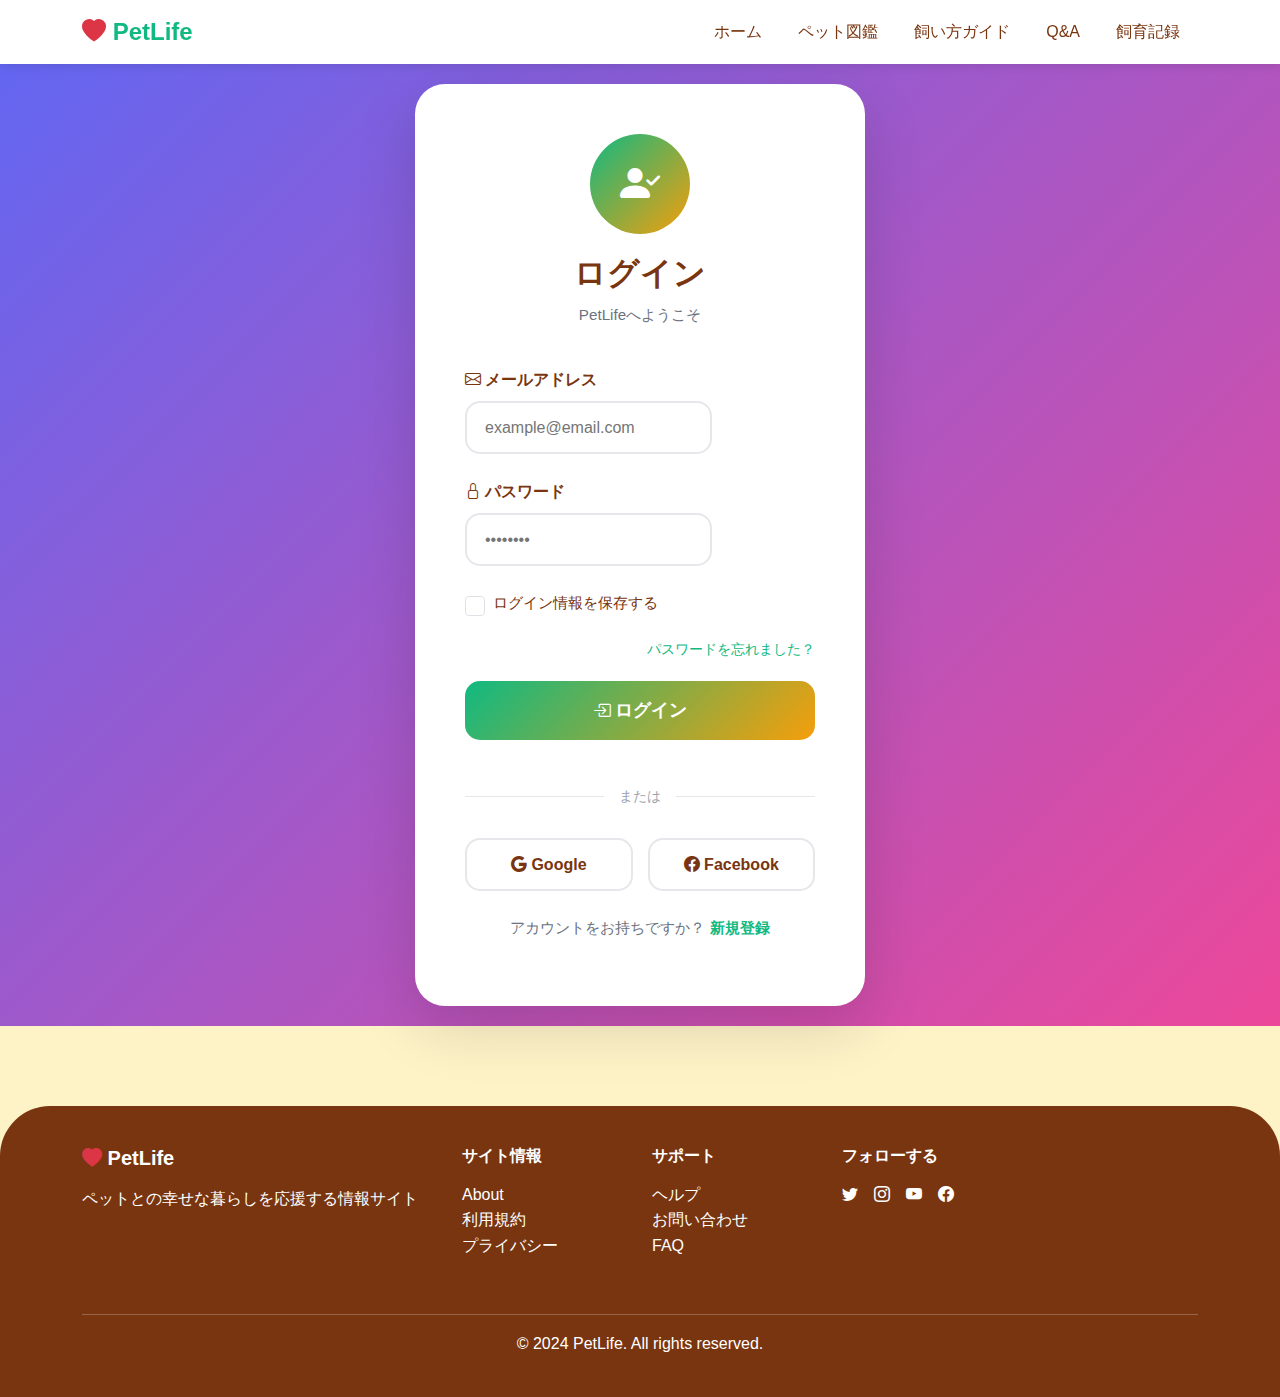
<file: login.html>
<!DOCTYPE html>
<html lang="ja">
<head>
    <meta charset="UTF-8">
    <meta name="viewport" content="width=device-width, initial-scale=1.0">
    <title>ログイン - GameHub</title>
    <link rel="icon" type="image/svg+xml" href="favicon.svg">
    <link href="https://cdn.jsdelivr.net/npm/bootstrap@5.3.0/dist/css/bootstrap.min.css" rel="stylesheet">
    <link rel="stylesheet" href="https://cdn.jsdelivr.net/npm/bootstrap-icons@1.11.0/font/bootstrap-icons.css">
    <link rel="stylesheet" href="assets/css/common.css">
    <style>
        .login-container {
            background: linear-gradient(135deg, #6366f1 0%, #ec4899 100%);
            min-height: 100vh;
            display: flex;
            align-items: center;
            justify-content: center;
            padding: 20px 0;
        }

        .login-card {
            background: white;
            border-radius: 30px;
            padding: 50px;
            box-shadow: 0 20px 60px rgba(0, 0, 0, 0.15);
            max-width: 450px;
            width: 100%;
        }

        .login-header {
            text-align: center;
            margin-bottom: 40px;
        }

        .login-icon {
            width: 100px;
            height: 100px;
            background: linear-gradient(135deg, var(--primary-color), var(--secondary-color));
            border-radius: 50%;
            display: flex;
            align-items: center;
            justify-content: center;
            font-size: 2.5rem;
            color: white;
            margin: 0 auto 20px;
        }

        .login-title {
            font-size: 2rem;
            font-weight: bold;
            color: var(--brown-color);
            margin-bottom: 10px;
        }

        .login-subtitle {
            color: #6b7280;
            font-size: 0.95rem;
        }

        .form-group-login {
            margin-bottom: 25px;
        }

        .form-label-login {
            font-weight: 600;
            color: var(--brown-color);
            margin-bottom: 8px;
            display: block;
        }

        .form-control-login {
            border: 2px solid #e5e7eb;
            border-radius: 15px;
            padding: 12px 18px;
            font-size: 1rem;
            transition: all 0.3s ease;
        }

        .form-control-login:focus {
            border-color: var(--primary-color);
            box-shadow: 0 0 0 0.2rem rgba(16, 185, 129, 0.15);
        }

        .form-check-login {
            display: flex;
            align-items: center;
            margin-bottom: 20px;
        }

        .form-check-login input[type="checkbox"] {
            margin-right: 8px;
            width: 20px;
            height: 20px;
            cursor: pointer;
        }

        .form-check-label-login {
            cursor: pointer;
            color: var(--brown-color);
            font-size: 0.95rem;
            margin: 0;
        }

        .btn-login {
            width: 100%;
            background: linear-gradient(135deg, var(--primary-color), var(--secondary-color));
            border: none;
            color: white;
            padding: 15px;
            border-radius: 15px;
            font-weight: bold;
            font-size: 1.1rem;
            transition: all 0.3s ease;
            margin-bottom: 15px;
        }

        .btn-login:hover {
            transform: translateY(-3px);
            box-shadow: 0 10px 25px rgba(16, 185, 129, 0.3);
            color: white;
        }

        .login-divider {
            display: flex;
            align-items: center;
            margin: 30px 0;
            color: #d1d5db;
        }

        .login-divider::before,
        .login-divider::after {
            content: '';
            flex: 1;
            height: 1px;
            background: #e5e7eb;
        }

        .login-divider span {
            padding: 0 15px;
            color: #9ca3af;
            font-size: 0.9rem;
        }

        .social-login-buttons {
            display: grid;
            grid-template-columns: 1fr 1fr;
            gap: 15px;
            margin-bottom: 25px;
        }

        .social-btn {
            padding: 12px;
            border-radius: 15px;
            border: 2px solid #e5e7eb;
            background: white;
            cursor: pointer;
            transition: all 0.3s ease;
            font-weight: 600;
            color: var(--brown-color);
        }

        .social-btn:hover {
            border-color: var(--primary-color);
            background: rgba(16, 185, 129, 0.05);
        }

        .login-footer {
            text-align: center;
            color: #6b7280;
            font-size: 0.95rem;
        }

        .login-footer a {
            color: var(--primary-color);
            text-decoration: none;
            font-weight: 600;
        }

        .login-footer a:hover {
            text-decoration: underline;
        }

        .forgot-password {
            text-align: right;
            margin-bottom: 20px;
        }

        .forgot-password a {
            color: var(--primary-color);
            text-decoration: none;
            font-size: 0.9rem;
        }

        .forgot-password a:hover {
            text-decoration: underline;
        }
    </style>
</head>
<body>
    <!-- ナビゲーションバー -->
    <nav class="navbar navbar-expand-lg navbar-light sticky-top">
        <div class="container">
            <a class="navbar-brand" href="index.html">
                <i class="bi bi-heart-fill text-danger"></i> PetLife
            </a>
            <button class="navbar-toggler" type="button" data-bs-toggle="collapse" data-bs-target="#navbarNav">
                <span class="navbar-toggler-icon"></span>
            </button>
            <div class="collapse navbar-collapse" id="navbarNav">
                <ul class="navbar-nav ms-auto">
                    <li class="nav-item">
                        <a class="nav-link" href="index.html">ホーム</a>
                    </li>
                    <li class="nav-item">
                        <a class="nav-link" href="pet-guide-list.html">ペット図鑑</a>
                    </li>
                    <li class="nav-item">
                        <a class="nav-link" href="pet-care-guide.html">飼い方ガイド</a>
                    </li>
                    <li class="nav-item">
                        <a class="nav-link" href="pet-guide-qa.html">Q&A</a>
                    </li>
                    <li class="nav-item">
                        <a class="nav-link" href="pet-guide-record.html">飼育記録</a>
                    </li>
                </ul>
            </div>
        </div>
    </nav>

    <!-- ログインコンテナ -->
    <div class="login-container">
        <div class="login-card">
            <!-- ヘッダー -->
            <div class="login-header">
                <div class="login-icon">
                    <i class="bi bi-person-check-fill"></i>
                </div>
                <h1 class="login-title">ログイン</h1>
                <p class="login-subtitle">PetLifeへようこそ</p>
            </div>

            <!-- ログインフォーム -->
            <form id="loginForm">
                <div class="form-group-login">
                    <label class="form-label-login">
                        <i class="bi bi-envelope"></i> メールアドレス
                    </label>
                    <input type="email" class="form-control-login" placeholder="example@email.com" required>
                </div>

                <div class="form-group-login">
                    <label class="form-label-login">
                        <i class="bi bi-lock"></i> パスワード
                    </label>
                    <input type="password" class="form-control-login" placeholder="••••••••" required>
                </div>

                <div class="form-check-login">
                    <input type="checkbox" id="rememberMe" class="form-check-input">
                    <label class="form-check-label-login" for="rememberMe">
                        ログイン情報を保存する
                    </label>
                </div>

                <div class="forgot-password">
                    <a href="password-reset.html">パスワードを忘れました？</a>
                </div>

                <button type="submit" class="btn-login">
                    <i class="bi bi-box-arrow-in-right"></i> ログイン
                </button>
            </form>

            <!-- ソーシャルログイン -->
            <div class="login-divider">
                <span>または</span>
            </div>

            <div class="social-login-buttons">
                <button class="social-btn">
                    <i class="bi bi-google"></i> Google
                </button>
                <button class="social-btn">
                    <i class="bi bi-facebook"></i> Facebook
                </button>
            </div>

            <!-- 登録へのリンク -->
            <div class="login-footer">
                <p>アカウントをお持ちですか？
                    <a href="signup.html">新規登録</a>
                </p>
            </div>
        </div>
    </div>

    <!-- フッター -->
    <footer>
        <div class="container">
            <div class="row">
                <div class="col-md-4 mb-4">
                    <h5 class="fw-bold mb-3">
                        <i class="bi bi-heart-fill text-danger"></i> PetLife
                    </h5>
                    <p>ペットとの幸せな暮らしを応援する情報サイト</p>
                </div>
                <div class="col-md-2 mb-4">
                    <h6 class="fw-bold mb-3">サイト情報</h6>
                    <ul class="list-unstyled">
                        <li><a href="#">About</a></li>
                        <li><a href="#">利用規約</a></li>
                        <li><a href="#">プライバシー</a></li>
                    </ul>
                </div>
                <div class="col-md-2 mb-4">
                    <h6 class="fw-bold mb-3">サポート</h6>
                    <ul class="list-unstyled">
                        <li><a href="#">ヘルプ</a></li>
                        <li><a href="#">お問い合わせ</a></li>
                        <li><a href="#">FAQ</a></li>
                    </ul>
                </div>
                <div class="col-md-4 mb-4">
                    <h6 class="fw-bold mb-3">フォローする</h6>
                    <div class="d-flex gap-3">
                        <a href="#"><i class="bi bi-twitter"></i></a>
                        <a href="#"><i class="bi bi-instagram"></i></a>
                        <a href="#"><i class="bi bi-youtube"></i></a>
                        <a href="#"><i class="bi bi-facebook"></i></a>
                    </div>
                </div>
            </div>
            <hr class="border-light">
            <p class="text-center mb-0">&copy; 2024 PetLife. All rights reserved.</p>
        </div>
    </footer>

    <script src="https://cdn.jsdelivr.net/npm/bootstrap@5.3.0/dist/js/bootstrap.bundle.min.js"></script>
    <script src="assets/js/common.js"></script>
    <script>
        // ログインフォーム送信
        document.getElementById('loginForm').addEventListener('submit', function (e) {
            e.preventDefault();
            showSuccess('ログインしました！');
            setTimeout(() => {
                window.location.href = 'pet-guide-record.html';
            }, 1500);
        });
    </script>
</body>
</html>
</file>
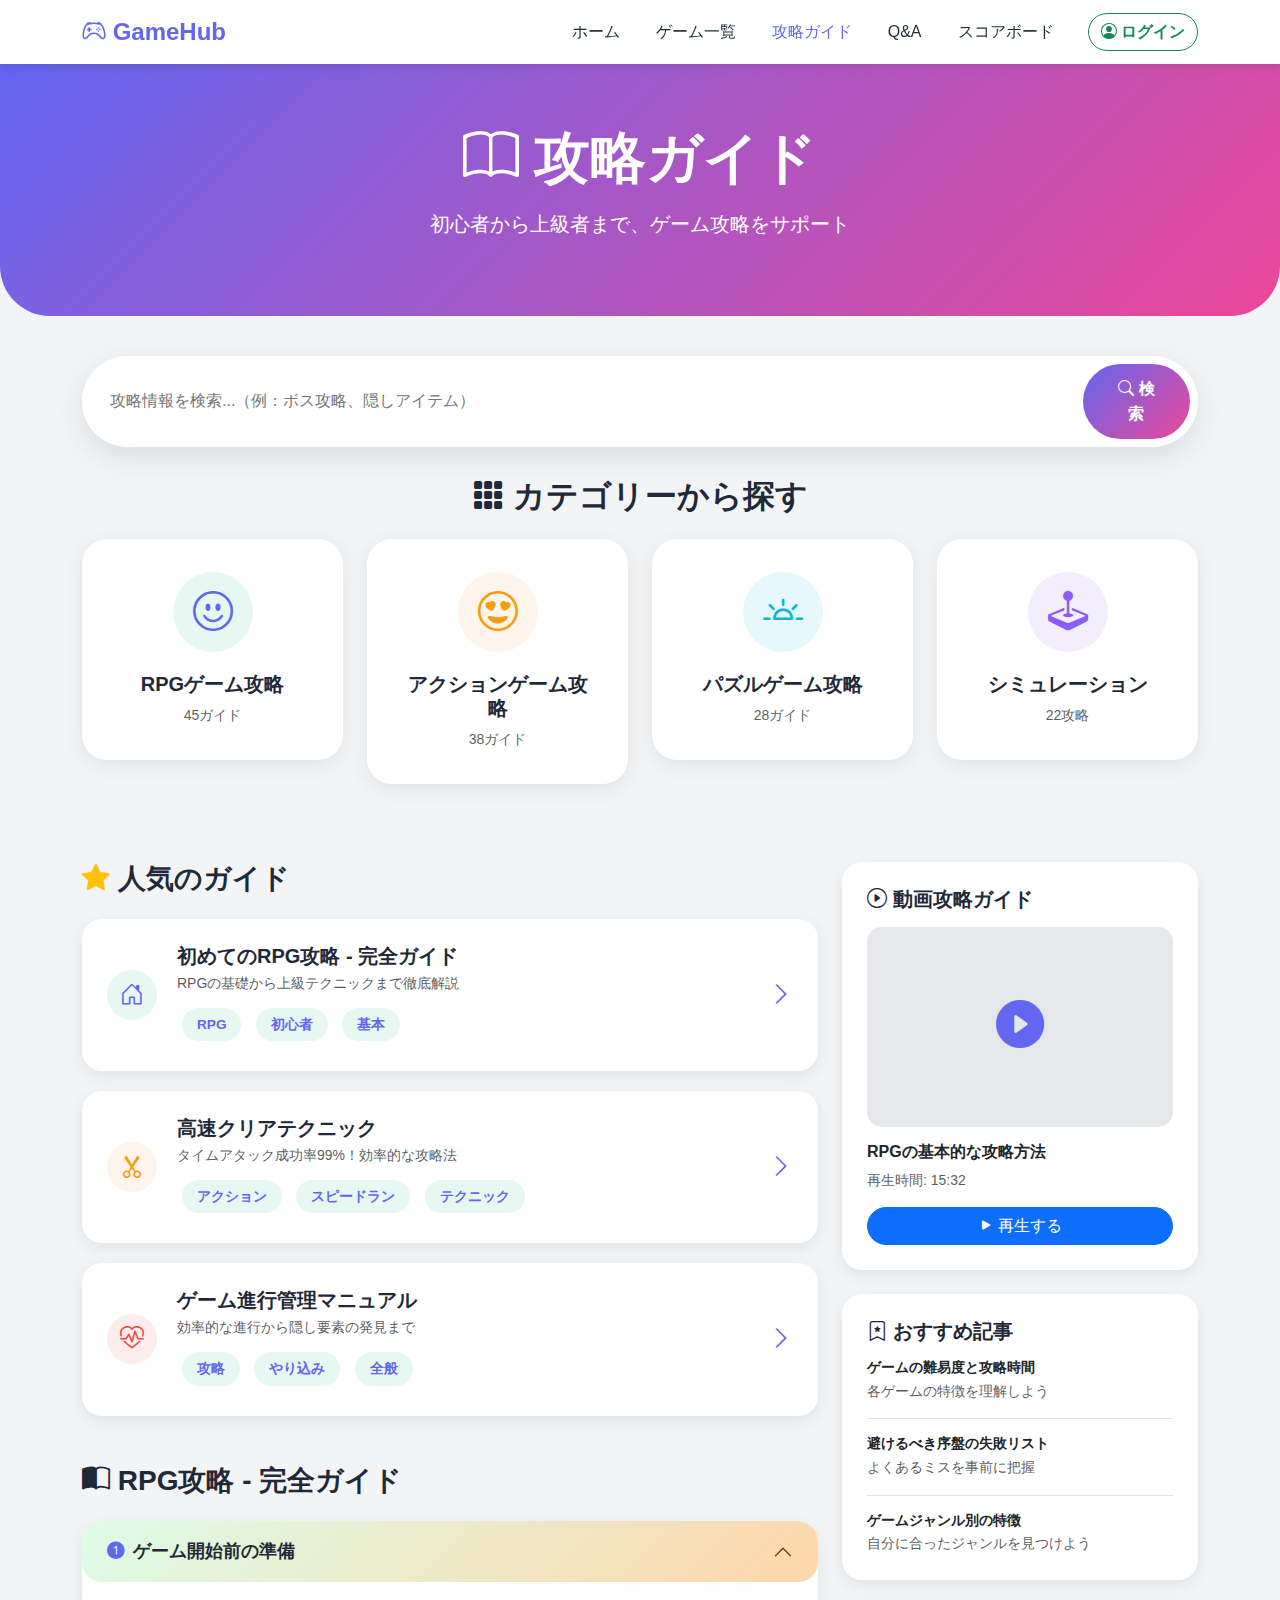
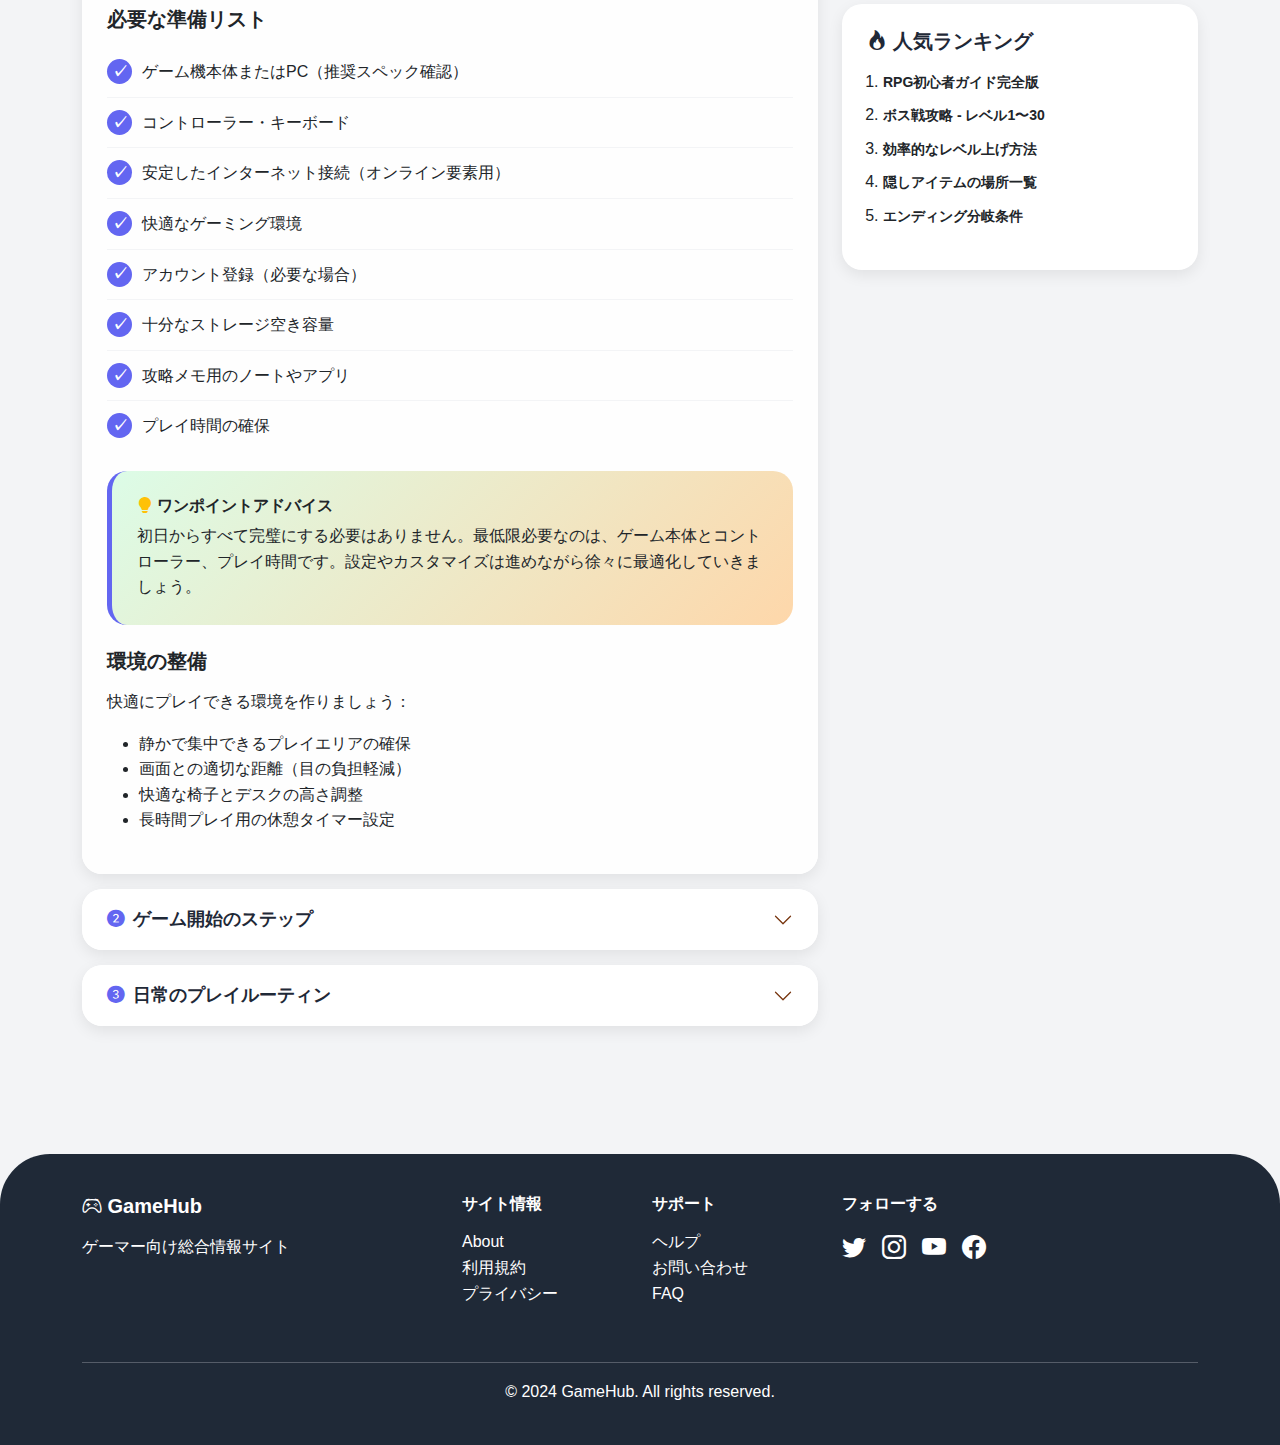
<file: pet-care-guide.html>
<!DOCTYPE html>
<html lang="ja">

<head>
    <meta charset="UTF-8">
    <meta name="viewport" content="width=device-width, initial-scale=1.0">
    <title>GameHub - 攻略ガイド</title>
    <link rel="icon" type="image/svg+xml" href="favicon.svg">
    <link href="https://cdn.jsdelivr.net/npm/bootstrap@5.3.0/dist/css/bootstrap.min.css" rel="stylesheet">
    <link rel="stylesheet" href="https://cdn.jsdelivr.net/npm/bootstrap-icons@1.11.0/font/bootstrap-icons.css">
    <link rel="stylesheet" href="assets/css/common.css">
    <style>
        :root {
            --primary-color: #6366f1;
            --secondary-color: #ec4899;
            --accent-color: #f59e0b;
            --brown-color: #1f2937;
        }

        body {
            font-family: 'Segoe UI', Tahoma, Geneva, Verdana, sans-serif;
            background-color: #f3f4f6;
        }

        .navbar {
            background-color: white;
            box-shadow: 0 2px 10px rgba(0, 0, 0, 0.1);
        }

        .navbar-brand {
            font-weight: bold;
            color: var(--primary-color) !important;
            font-size: 1.5rem;
        }

        .nav-link {
            color: var(--brown-color) !important;
            font-weight: 500;
            margin: 0 10px;
        }

        .nav-link:hover,
        .nav-link.active {
            color: var(--primary-color) !important;
        }

        .page-header {
            background: linear-gradient(135deg, #6366f1 0%, #ec4899 100%);
            padding: 60px 0;
            border-radius: 0 0 50px 50px;
            margin-bottom: 40px;
        }

        .category-card {
            background: white;
            border-radius: 25px;
            padding: 30px;
            box-shadow: 0 5px 20px rgba(0, 0, 0, 0.08);
            margin-bottom: 30px;
            transition: all 0.3s ease;
            cursor: pointer;
            border: 3px solid transparent;
        }

        .category-card:hover {
            transform: translateY(-5px);
            box-shadow: 0 10px 30px rgba(0, 0, 0, 0.15);
            border-color: var(--primary-color);
        }

        .category-icon {
            width: 80px;
            height: 80px;
            border-radius: 50%;
            display: flex;
            align-items: center;
            justify-content: center;
            font-size: 2.5rem;
            margin: 0 auto 20px;
        }

        .guide-card {
            background: white;
            border-radius: 20px;
            padding: 25px;
            box-shadow: 0 5px 15px rgba(0, 0, 0, 0.08);
            margin-bottom: 20px;
            transition: all 0.3s ease;
        }

        .guide-card:hover {
            transform: translateX(10px);
            box-shadow: 0 10px 25px rgba(0, 0, 0, 0.12);
        }

        .guide-icon {
            width: 50px;
            height: 50px;
            border-radius: 50%;
            display: flex;
            align-items: center;
            justify-content: center;
            font-size: 1.5rem;
            margin-right: 20px;
            flex-shrink: 0;
        }

        .accordion-custom .accordion-item {
            background: white;
            border: none;
            border-radius: 20px;
            margin-bottom: 15px;
            overflow: hidden;
            box-shadow: 0 5px 15px rgba(0, 0, 0, 0.08);
        }

        .accordion-custom .accordion-button {
            background-color: white;
            color: var(--brown-color);
            font-weight: 600;
            font-size: 1.1rem;
            padding: 20px 25px;
            border-radius: 20px;
        }

        .accordion-custom .accordion-button:not(.collapsed) {
            background: linear-gradient(135deg, #dcfce7, #fed7aa);
            color: var(--brown-color);
            box-shadow: none;
        }

        .accordion-custom .accordion-button::after {
            background-image: url("data:image/svg+xml,%3csvg xmlns='http://www.w3.org/2000/svg' viewBox='0 0 16 16' fill='%2378350f'%3e%3cpath fill-rule='evenodd' d='M1.646 4.646a.5.5 0 0 1 .708 0L8 10.293l5.646-5.647a.5.5 0 0 1 .708.708l-6 6a.5.5 0 0 1-.708 0l-6-6a.5.5 0 0 1 0-.708z'/%3e%3c/svg%3e");
        }

        .accordion-custom .accordion-body {
            padding: 25px;
            background-color: #fefefe;
        }

        .step-card {
            background: white;
            border-radius: 20px;
            padding: 25px;
            box-shadow: 0 5px 15px rgba(0, 0, 0, 0.08);
            margin-bottom: 20px;
            position: relative;
            padding-left: 80px;
        }

        .step-number {
            position: absolute;
            left: 20px;
            top: 20px;
            width: 50px;
            height: 50px;
            background: linear-gradient(135deg, var(--primary-color), var(--secondary-color));
            border-radius: 50%;
            display: flex;
            align-items: center;
            justify-content: center;
            color: white;
            font-weight: bold;
            font-size: 1.5rem;
        }

        .tip-box {
            background: linear-gradient(135deg, #dcfce7, #fed7aa);
            border-radius: 20px;
            padding: 25px;
            margin: 20px 0;
            border-left: 5px solid var(--primary-color);
        }

        .warning-box {
            background: #fef3c7;
            border-radius: 20px;
            padding: 25px;
            margin: 20px 0;
            border-left: 5px solid var(--secondary-color);
        }

        .checklist {
            list-style: none;
            padding: 0;
        }

        .checklist li {
            padding: 12px 0;
            padding-left: 35px;
            position: relative;
            border-bottom: 1px solid #f3f4f6;
        }

        .checklist li:last-child {
            border-bottom: none;
        }

        .checklist li::before {
            content: "✓";
            position: absolute;
            left: 0;
            top: 12px;
            width: 25px;
            height: 25px;
            background: var(--primary-color);
            color: white;
            border-radius: 50%;
            display: flex;
            align-items: center;
            justify-content: center;
            font-weight: bold;
        }

        .search-box {
            background: white;
            border-radius: 50px;
            box-shadow: 0 10px 30px rgba(0, 0, 0, 0.1);
            padding: 8px;
            margin-bottom: 30px;
        }

        .search-box input {
            border: none;
            padding: 12px 20px;
            border-radius: 50px;
            width: 100%;
        }

        .search-box input:focus {
            outline: none;
        }

        .search-box button {
            background: linear-gradient(135deg, var(--primary-color), var(--secondary-color));
            border: none;
            color: white;
            padding: 12px 30px;
            border-radius: 50px;
            font-weight: bold;
        }

        .tag-badge {
            background: rgba(16, 185, 129, 0.1);
            color: var(--primary-color);
            padding: 6px 15px;
            border-radius: 50px;
            font-size: 0.85rem;
            font-weight: 600;
            display: inline-block;
            margin: 5px;
        }

        footer {
            background-color: var(--brown-color);
            color: white;
            padding: 40px 0;
            margin-top: 80px;
            border-radius: 50px 50px 0 0;
        }

        .video-thumbnail {
            width: 100%;
            height: 200px;
            background: #e5e7eb;
            border-radius: 15px;
            display: flex;
            align-items: center;
            justify-content: center;
            font-size: 3rem;
            color: var(--primary-color);
            margin-bottom: 15px;
        }

        /* レスポンシブ対応 */
        @media (max-width: 768px) {
            .step-card {
                padding-left: 20px;
                padding-top: 80px;
            }

            .step-number {
                left: 50%;
                transform: translateX(-50%);
                top: 15px;
            }

            .category-icon {
                width: 60px;
                height: 60px;
                font-size: 2rem;
            }

            .guide-icon {
                width: 40px;
                height: 40px;
                font-size: 1.2rem;
            }
        }
    </style>
</head>

<body>
    <!-- ナビゲーションバー -->
    <nav class="navbar navbar-expand-lg navbar-light sticky-top">
        <div class="container">
            <a class="navbar-brand" href="index.html">
                <i class="bi bi-controller"></i> GameHub
            </a>
            <button class="navbar-toggler" type="button" data-bs-toggle="collapse" data-bs-target="#navbarNav">
                <span class="navbar-toggler-icon"></span>
            </button>
            <div class="collapse navbar-collapse" id="navbarNav">
                <ul class="navbar-nav ms-auto">
                    <li class="nav-item">
                        <a class="nav-link" href="index.html">ホーム</a>
                    </li>
                    <li class="nav-item">
                        <a class="nav-link" href="pet-guide-list.html">ゲーム一覧</a>
                    </li>
                    <li class="nav-item">
                        <a class="nav-link active" href="pet-care-guide.html">攻略ガイド</a>
                    </li>
                    <li class="nav-item">
                        <a class="nav-link" href="pet-guide-qa.html">Q&A</a>
                    </li>
                    <li class="nav-item">
                        <a class="nav-link" href="pet-guide-record.html">スコアボード</a>
                    </li>
                </ul>
                <a href="login.html" class="btn btn-outline-success ms-3 rounded-pill fw-bold">
                    <i class="bi bi-person-circle"></i> ログイン
                </a>
            </div>
        </div>
    </nav>

    <!-- ページヘッダー -->
    <div class="page-header">
        <div class="container">
            <div class="text-center">
                <h1 class="display-4 fw-bold mb-3" style="color: white;">
                    <i class="bi bi-book"></i> 攻略ガイド
                </h1>
                <p class="lead" style="color: white;">
                    初心者から上級者まで、ゲーム攻略をサポート
                </p>
            </div>
        </div>
    </div>

    <div class="container">
        <!-- 検索ボックス -->
        <div class="search-box">
            <div class="d-flex align-items-center">
                <input type="text" class="flex-grow-1" placeholder="攻略情報を検索...（例：ボス攻略、隠しアイテム）">
                <button type="button">
                    <i class="bi bi-search"></i> 検索
                </button>
            </div>
        </div>

        <!-- カテゴリー選択 -->
        <section class="mb-5">
            <h2 class="text-center fw-bold mb-4" style="color: var(--brown-color);">
                <i class="bi bi-grid-3x3-gap-fill"></i> カテゴリーから探す
            </h2>

            <div class="row g-4">
                <div class="col-md-3 col-sm-6">
                    <div class="category-card text-center">
                        <div class="category-icon"
                            style="background: rgba(16, 185, 129, 0.1); color: var(--primary-color);">
                            <i class="bi bi-emoji-smile"></i>
                        </div>
                        <h5 class="fw-bold mb-2" style="color: var(--brown-color);">RPGゲーム攻略</h5>
                        <p class="text-muted small mb-0">45ガイド</p>
                    </div>
                </div>

                <div class="col-md-3 col-sm-6">
                    <div class="category-card text-center">
                        <div class="category-icon"
                            style="background: rgba(251, 146, 60, 0.1); color: var(--accent-color);">
                            <i class="bi bi-emoji-heart-eyes"></i>
                        </div>
                        <h5 class="fw-bold mb-2" style="color: var(--brown-color);">アクションゲーム攻略</h5>
                        <p class="text-muted small mb-0">38ガイド</p>
                    </div>
                </div>

                <div class="col-md-3 col-sm-6">
                    <div class="category-card text-center">
                        <div class="category-icon" style="background: rgba(6, 182, 212, 0.1); color: #06b6d4;">
                            <i class="bi bi-brightness-alt-high"></i>
                        </div>
                        <h5 class="fw-bold mb-2" style="color: var(--brown-color);">パズルゲーム攻略</h5>
                        <p class="text-muted small mb-0">28ガイド</p>
                    </div>
                </div>

                <div class="col-md-3 col-sm-6">
                    <div class="category-card text-center">
                        <div class="category-icon" style="background: rgba(139, 92, 246, 0.1); color: #8b5cf6;">
                            <i class="bi bi-joystick"></i>
                        </div>
                        <h5 class="fw-bold mb-2" style="color: var(--brown-color);">シミュレーション</h5>
                        <p class="text-muted small mb-0">22攻略</p>
                    </div>
                </div>
            </div>
        </section>

        <div class="row">
            <!-- メインコンテンツ -->
            <div class="col-lg-8">
                <!-- 人気ガイド -->
                <section class="mb-5">
                    <h3 class="fw-bold mb-4" style="color: var(--brown-color);">
                        <i class="bi bi-star-fill text-warning"></i> 人気のガイド
                    </h3>

                    <div class="guide-card">
                        <div class="d-flex align-items-center">
                            <div class="guide-icon"
                                style="background: rgba(16, 185, 129, 0.1); color: var(--primary-color);">
                                <i class="bi bi-house-door"></i>
                            </div>
                            <div class="flex-grow-1">
                                <h5 class="fw-bold mb-1" style="color: var(--brown-color);">初めてのRPG攻略 - 完全ガイド</h5>
                                <p class="text-muted mb-2 small">RPGの基礎から上級テクニックまで徹底解説</p>
                                <div>
                                    <span class="tag-badge">RPG</span>
                                    <span class="tag-badge">初心者</span>
                                    <span class="tag-badge">基本</span>
                                </div>
                            </div>
                            <i class="bi bi-chevron-right fs-4" style="color: var(--primary-color);"></i>
                        </div>
                    </div>

                    <div class="guide-card">
                        <div class="d-flex align-items-center">
                            <div class="guide-icon"
                                style="background: rgba(251, 146, 60, 0.1); color: var(--accent-color);">
                                <i class="bi bi-scissors"></i>
                            </div>
                            <div class="flex-grow-1">
                                <h5 class="fw-bold mb-1" style="color: var(--brown-color);">高速クリアテクニック</h5>
                                <p class="text-muted mb-2 small">タイムアタック成功率99%！効率的な攻略法</p>
                                <div>
                                    <span class="tag-badge">アクション</span>
                                    <span class="tag-badge">スピードラン</span>
                                    <span class="tag-badge">テクニック</span>
                                </div>
                            </div>
                            <i class="bi bi-chevron-right fs-4" style="color: var(--primary-color);"></i>
                        </div>
                    </div>

                    <div class="guide-card">
                        <div class="d-flex align-items-center">
                            <div class="guide-icon" style="background: rgba(239, 68, 68, 0.1); color: #ef4444;">
                                <i class="bi bi-heart-pulse"></i>
                            </div>
                            <div class="flex-grow-1">
                                <h5 class="fw-bold mb-1" style="color: var(--brown-color);">ゲーム進行管理マニュアル</h5>
                                <p class="text-muted mb-2 small">効率的な進行から隠し要素の発見まで</p>
                                <div>
                                    <span class="tag-badge">攻略</span>
                                    <span class="tag-badge">やり込み</span>
                                    <span class="tag-badge">全般</span>
                                </div>
                            </div>
                            <i class="bi bi-chevron-right fs-4" style="color: var(--primary-color);"></i>
                        </div>
                    </div>
                </section>

                <!-- 詳細ガイド: RPG攻略 -->
                <section class="mb-5">
                    <h3 class="fw-bold mb-4" style="color: var(--brown-color);">
                        <i class="bi bi-book-half"></i> RPG攻略 - 完全ガイド
                    </h3>

                    <div class="accordion accordion-custom" id="dogGuideAccordion">
                        <div class="accordion-item">
                            <h2 class="accordion-header">
                                <button class="accordion-button" type="button" data-bs-toggle="collapse"
                                    data-bs-target="#step1">
                                    <i class="bi bi-1-circle-fill me-2" style="color: var(--primary-color);"></i>
                                    ゲーム開始前の準備
                                </button>
                            </h2>
                            <div id="step1" class="accordion-collapse collapse show"
                                data-bs-parent="#dogGuideAccordion">
                                <div class="accordion-body">
                                    <h5 class="fw-bold mb-3">必要な準備リスト</h5>
                                    <ul class="checklist">
                                        <li>ゲーム機本体またはPC（推奨スペック確認）</li>
                                        <li>コントローラー・キーボード</li>
                                        <li>安定したインターネット接続（オンライン要素用）</li>
                                        <li>快適なゲーミング環境</li>
                                        <li>アカウント登録（必要な場合）</li>
                                        <li>十分なストレージ空き容量</li>
                                        <li>攻略メモ用のノートやアプリ</li>
                                        <li>プレイ時間の確保</li>
                                    </ul>

                                    <div class="tip-box">
                                        <h6 class="fw-bold mb-2">
                                            <i class="bi bi-lightbulb-fill text-warning"></i> ワンポイントアドバイス
                                        </h6>
                                        <p class="mb-0">
                                            初日からすべて完璧にする必要はありません。最低限必要なのは、ゲーム本体とコントローラー、プレイ時間です。設定やカスタマイズは進めながら徐々に最適化していきましょう。</p>
                                    </div>

                                    <h5 class="fw-bold mb-3 mt-4">環境の整備</h5>
                                    <p>快適にプレイできる環境を作りましょう：</p>
                                    <ul>
                                        <li>静かで集中できるプレイエリアの確保</li>
                                        <li>画面との適切な距離（目の負担軽減）</li>
                                        <li>快適な椅子とデスクの高さ調整</li>
                                        <li>長時間プレイ用の休憩タイマー設定</li>
                                    </ul>
                                </div>
                            </div>
                        </div>

                        <div class="accordion-item">
                            <h2 class="accordion-header">
                                <button class="accordion-button collapsed" type="button" data-bs-toggle="collapse"
                                    data-bs-target="#step2">
                                    <i class="bi bi-2-circle-fill me-2" style="color: var(--primary-color);"></i>
                                    ゲーム開始のステップ
                                </button>
                            </h2>
                            <div id="step2" class="accordion-collapse collapse" data-bs-parent="#dogGuideAccordion">
                                <div class="accordion-body">
                                    <h5 class="fw-bold mb-3">初日のプレイガイド</h5>

                                    <div class="step-card">
                                        <div class="step-number">1</div>
                                        <h6 class="fw-bold mb-2">ゲーム起動とチュートリアル</h6>
                                        <p class="mb-0">まず基本操作を学ぶチュートリアルをプレイします。操作に慣れることが最優先です。</p>
                                    </div>

                                    <div class="step-card">
                                        <div class="step-number">2</div>
                                        <h6 class="fw-bold mb-2">ゲーム世界を探索</h6>
                                        <p class="mb-0">自分のペースで世界を見て回ります。無理に進めず、まずは雰囲気を楽しみましょう。</p>
                                    </div>

                                    <div class="step-card">
                                        <div class="step-number">3</div>
                                        <h6 class="fw-bold mb-2">セーブポイントの確認</h6>
                                        <p class="mb-0">こまめにセーブする習慣をつけます。オートセーブの有無も確認しましょう。</p>
                                    </div>

                                    <div class="step-card">
                                        <div class="step-number">4</div>
                                        <h6 class="fw-bold mb-2">適度な休憩</h6>
                                        <p class="mb-0">長時間プレイは避けて、1-2時間ごとに休憩を取りましょう。</p>
                                    </div>

                                    <div class="warning-box">
                                        <h6 class="fw-bold mb-2">
                                            <i class="bi bi-exclamation-triangle-fill text-warning"></i> 注意事項
                                        </h6>
                                        <ul class="mb-0">
                                            <li>初日は難易度の高いエリアは避ける</li>
                                            <li>設定をカスタマイズして快適に</li>
                                            <li>長時間の連続プレイは控える</li>
                                            <li>セーブ忘れに注意する</li>
                                        </ul>
                                    </div>
                                </div>
                            </div>
                        </div>

                        <div class="accordion-item">
                            <h2 class="accordion-header">
                                <button class="accordion-button collapsed" type="button" data-bs-toggle="collapse"
                                    data-bs-target="#step3">
                                    <i class="bi bi-3-circle-fill me-2" style="color: var(--primary-color);"></i>
                                    日常のプレイルーティン
                                </button>
                            </h2>
                            <div id="step3" class="accordion-collapse collapse" data-bs-parent="#dogGuideAccordion">
                                <div class="accordion-body">
                                    <h5 class="fw-bold mb-3">推奨プレイスケジュール</h5>

                                    <div class="row">
                                        <div class="col-md-6 mb-3">
                                            <div class="card border-0 bg-light p-3">
                                                <h6 class="fw-bold mb-2">
                                                    <i class="bi bi-sunrise text-warning"></i> 朝（6:00-9:00）
                                                </h6>
                                                <ul class="small mb-0">
                                                    <li>軽めのクエスト消化</li>
                                                    <li>デイリーミッション確認</li>
                                                    <li>アイテム整理</li>
                                                    <li>装備メンテナンス</li>
                                                </ul>
                                            </div>
                                        </div>

                                        <div class="col-md-6 mb-3">
                                            <div class="card border-0 bg-light p-3">
                                                <h6 class="fw-bold mb-2">
                                                    <i class="bi bi-sun text-warning"></i> 昼（12:00-15:00）
                                                </h6>
                                                <ul class="small mb-0">
                                                    <li>短時間プレイ</li>
                                                    <li>素材集め</li>
                                                    <li>スキル練習</li>
                                                    <li>レベル上げ</li>
                                                </ul>
                                            </div>
                                        </div>

                                        <div class="col-md-6 mb-3">
                                            <div class="card border-0 bg-light p-3">
                                                <h6 class="fw-bold mb-2">
                                                    <i class="bi bi-sunset text-warning"></i> 夕方（17:00-19:00）
                                                </h6>
                                                <ul class="small mb-0">
                                                    <li>メインストーリー進行</li>
                                                    <li>ボス戦チャレンジ</li>
                                                    <li>マルチプレイ参加</li>
                                                    <li>探索・発見</li>
                                                </ul>
                                            </div>
                                        </div>

                                        <div class="col-md-6 mb-3">
                                            <div class="card border-0 bg-light p-3">
                                                <h6 class="fw-bold mb-2">
                                                    <i class="bi bi-moon-stars text-primary"></i> 夜（21:00-23:00）
                                                </h6>
                                                <ul class="small mb-0">
                                                    <li>やり込み要素</li>
                                                    <li>実績解除</li>
                                                    <li>セーブ確認</li>
                                                    <li>翌日の計画</li>
                                                </ul>
                                            </div>
                                        </div>
                                    </div>
                                    <div class="accordion-item">
                                        <h2 class="accordion-header">
                                            <button class="accordion-button collapsed" type="button"
                                                data-bs-toggle="collapse" data-bs-target="#step4">
                                                <i class="bi bi-4-circle-fill me-2"
                                                    style="color: var(--primary-color);"></i>
                                                基本テクニックの習得
                                            </button>
                                        </h2>
                                        <div id="step4" class="accordion-collapse collapse"
                                            data-bs-parent="#dogGuideAccordion">
                                            <div class="accordion-body">
                                                <h5 class="fw-bold mb-3">基本スキル</h5>

                                                <div class="mb-4">
                                                    <h6 class="fw-bold">1. 攻撃コンボ</h6>
                                                    <p>戦闘の基礎。連続攻撃で大ダメージを与えます。</p>
                                                    <ol>
                                                        <li>弱攻撃ボタンを素早く連打</li>
                                                        <li>最後に強攻撃で締める</li>
                                                        <li>成功したら次のコンボへ</li>
                                                        <li>徐々に複雑なコンボに挑戦</li>
                                                    </ol>
                                                </div>

                                                <div class="mb-4">
                                                    <h6 class="fw-bold">2. 回避とガード</h6>
                                                    <p>ダメージを減らす防御テクニックです。</p>
                                                    <ol>
                                                        <li>敵の攻撃モーションを見る</li>
                                                        <li>タイミングよく回避ボタン</li>
                                                        <li>1-2秒待つ</li>
                                                        <li>徐々に回避時間を延ばす</li>
                                                    </ol>
                                                </div>

                                                <div class="tip-box">
                                                    <h6 class="fw-bold mb-2">
                                                        <i class="bi bi-lightbulb-fill text-warning"></i> 上達のコツ
                                                    </h6>
                                                    <ul class="mb-0">
                                                        <li>短時間（5-10分）の練習を繰り返す</li>
                                                        <li>成功したパターンを記録する</li>
                                                        <li>失敗しても諦めない</li>
                                                        <li>自分に合ったスタイルを見つける</li>
                                                        <li>集中力が高い時間帯に練習</li>
                                                    </ul>
                                                </div>
                                            </div>
                                        </div>
                                    </div>

                                    <div class="accordion-item">
                                        <h2 class="accordion-header">
                                            <button class="accordion-button collapsed" type="button"
                                                data-bs-toggle="collapse" data-bs-target="#step5">
                                                <i class="bi bi-5-circle-fill me-2"
                                                    style="color: var(--primary-color);"></i>
                                                進行管理とメンテナンス
                                            </button>
                                        </h2>
                                        <div id="step5" class="accordion-collapse collapse"
                                            data-bs-parent="#dogGuideAccordion">
                                            <div class="accordion-body">
                                                <h5 class="fw-bold mb-3">定期的なチェック項目</h5>

                                                <div class="table-responsive">
                                                    <table class="table">
                                                        <thead class="table-light">
                                                            <tr>
                                                                <th>項目</th>
                                                                <th>頻度</th>
                                                                <th>チェックポイント</th>
                                                            </tr>
                                                        </thead>
                                                        <tbody>
                                                            <tr>
                                                                <td><strong>セーブデータ確認</strong></td>
                                                                <td>プレイ後毎回</td>
                                                                <td>複数スロットでバックアップ</td>
                                                            </tr>
                                                            <tr>
                                                                <td><strong>装備メンテナンス</strong></td>
                                                                <td>週1-2回</td>
                                                                <td>耐久値、強化、整理</td>
                                                            </tr>
                                                            <tr>
                                                                <td><strong>アイテム整理</strong></td>
                                                                <td>月1回</td>
                                                                <td>不要品処分、倉庫整理</td>
                                                            </tr>
                                                            <tr>
                                                                <td><strong>スキルリセット</strong></td>
                                                                <td>必要に応じて</td>
                                                                <td>ビルドの最適化</td>
                                                            </tr>
                                                        </tbody>
                                                    </table>
                                                </div>

                                                <div class="warning-box mt-4">
                                                    <h6 class="fw-bold mb-2">
                                                        <i class="bi bi-exclamation-triangle-fill text-warning"></i>
                                                        注意すべきサイン
                                                    </h6>
                                                    <ul class="mb-0">
                                                        <li>ゲームが頻繁にクラッシュする</li>
                                                        <li>セーブデータが破損している</li>
                                                        <li>プレイ意欲が低下している</li>
                                                        <li>長時間プレイで疲労が溜まる</li>
                                                        <li>同じ場所で進行が止まる</li>
                                                        <li>楽しさを感じなくなった</li>
                                                    </ul>
                                                </div>
                                            </div>
                                        </div>
                                    </div>
                                </div>
                </section>
            </div>

            <!-- サイドバー -->
            <div class="col-lg-4">
                <!-- 動画ガイド -->
                <div class="guide-card mb-4">
                    <h5 class="fw-bold mb-3" style="color: var(--brown-color);">
                        <i class="bi bi-play-circle"></i> 動画攻略ガイド
                    </h5>
                    <div class="video-thumbnail">
                        <i class="bi bi-play-circle-fill"></i>
                    </div>
                    <h6 class="fw-bold mb-2">RPGの基本的な攻略方法</h6>
                    <p class="text-muted small mb-3">再生時間: 15:32</p>
                    <button class="btn btn-primary w-100 rounded-pill">
                        <i class="bi bi-play-fill"></i> 再生する
                    </button>
                </div>

                <!-- おすすめ記事 -->
                <div class="guide-card mb-4">
                    <h5 class="fw-bold mb-3" style="color: var(--brown-color);">
                        <i class="bi bi-bookmark-star"></i> おすすめ記事
                    </h5>
                    <div class="mb-3 pb-3 border-bottom">
                        <h6 class="fw-bold mb-1 small">ゲームの難易度と攻略時間</h6>
                        <p class="text-muted small mb-0">各ゲームの特徴を理解しよう</p>
                    </div>
                    <div class="mb-3 pb-3 border-bottom">
                        <h6 class="fw-bold mb-1 small">避けるべき序盤の失敗リスト</h6>
                        <p class="text-muted small mb-0">よくあるミスを事前に把握</p>
                    </div>
                    <div class="mb-0">
                        <h6 class="fw-bold mb-1 small">ゲームジャンル別の特徴</h6>
                        <p class="text-muted small mb-0">自分に合ったジャンルを見つけよう</p>
                    </div>
                </div>

                <!-- よく読まれているガイド -->
                <div class="guide-card">
                    <h5 class="fw-bold mb-3" style="color: var(--brown-color);">
                        <i class="bi bi-fire"></i> 人気ランキング
                    </h5>
                    <ol class="ps-3">
                        <li class="mb-2">
                            <a href="#" class="text-decoration-none text-dark">
                                <small class="fw-bold">RPG初心者ガイド完全版</small>
                            </a>
                        </li>
                        <li class="mb-2">
                            <a href="#" class="text-decoration-none text-dark">
                                <small class="fw-bold">ボス戦攻略 - レベル1〜30</small>
                            </a>
                        </li>
                        <li class="mb-2">
                            <a href="#" class="text-decoration-none text-dark">
                                <small class="fw-bold">効率的なレベル上げ方法</small>
                            </a>
                        </li>
                        <li class="mb-2">
                            <a href="#" class="text-decoration-none text-dark">
                                <small class="fw-bold">隠しアイテムの場所一覧</small>
                            </a>
                        </li>
                        <li class="mb-0">
                            <a href="#" class="text-decoration-none text-dark">
                                <small class="fw-bold">エンディング分岐条件</small>
                            </a>
                        </li>
                    </ol>
                </div>
            </div>
        </div>
    </div>

    <!-- フッター -->
    <footer>
        <div class="container">
            <div class="row">
                <div class="col-md-4 mb-4">
                    <h5 class="fw-bold mb-3">
                        <i class="bi bi-controller"></i> GameHub
                    </h5>
                    <p>ゲーマー向け総合情報サイト</p>
                </div>
                <div class="col-md-2 mb-4">
                    <h6 class="fw-bold mb-3">サイト情報</h6>
                    <ul class="list-unstyled">
                        <li><a href="#" class="text-white text-decoration-none">About</a></li>
                        <li><a href="#" class="text-white text-decoration-none">利用規約</a></li>
                        <li><a href="#" class="text-white text-decoration-none">プライバシー</a></li>
                    </ul>
                </div>
                <div class="col-md-2 mb-4">
                    <h6 class="fw-bold mb-3">サポート</h6>
                    <ul class="list-unstyled">
                        <li><a href="#" class="text-white text-decoration-none">ヘルプ</a></li>
                        <li><a href="#" class="text-white text-decoration-none">お問い合わせ</a></li>
                        <li><a href="#" class="text-white text-decoration-none">FAQ</a></li>
                    </ul>
                </div>
                <div class="col-md-4 mb-4">
                    <h6 class="fw-bold mb-3">フォローする</h6>
                    <div class="d-flex gap-3">
                        <a href="#" class="text-white fs-4"><i class="bi bi-twitter"></i></a>
                        <a href="#" class="text-white fs-4"><i class="bi bi-instagram"></i></a>
                        <a href="#" class="text-white fs-4"><i class="bi bi-youtube"></i></a>
                        <a href="#" class="text-white fs-4"><i class="bi bi-facebook"></i></a>
                    </div>
                </div>
            </div>
            <hr class="border-light">
            <p class="text-center mb-0">&copy; 2024 GameHub. All rights reserved.</p>
        </div>
    </footer>

    <script src="https://cdn.jsdelivr.net/npm/bootstrap@5.3.0/dist/js/bootstrap.bundle.min.js"></script>
    <script src="assets/js/common.js"></script>
</body>

</html>
</file>
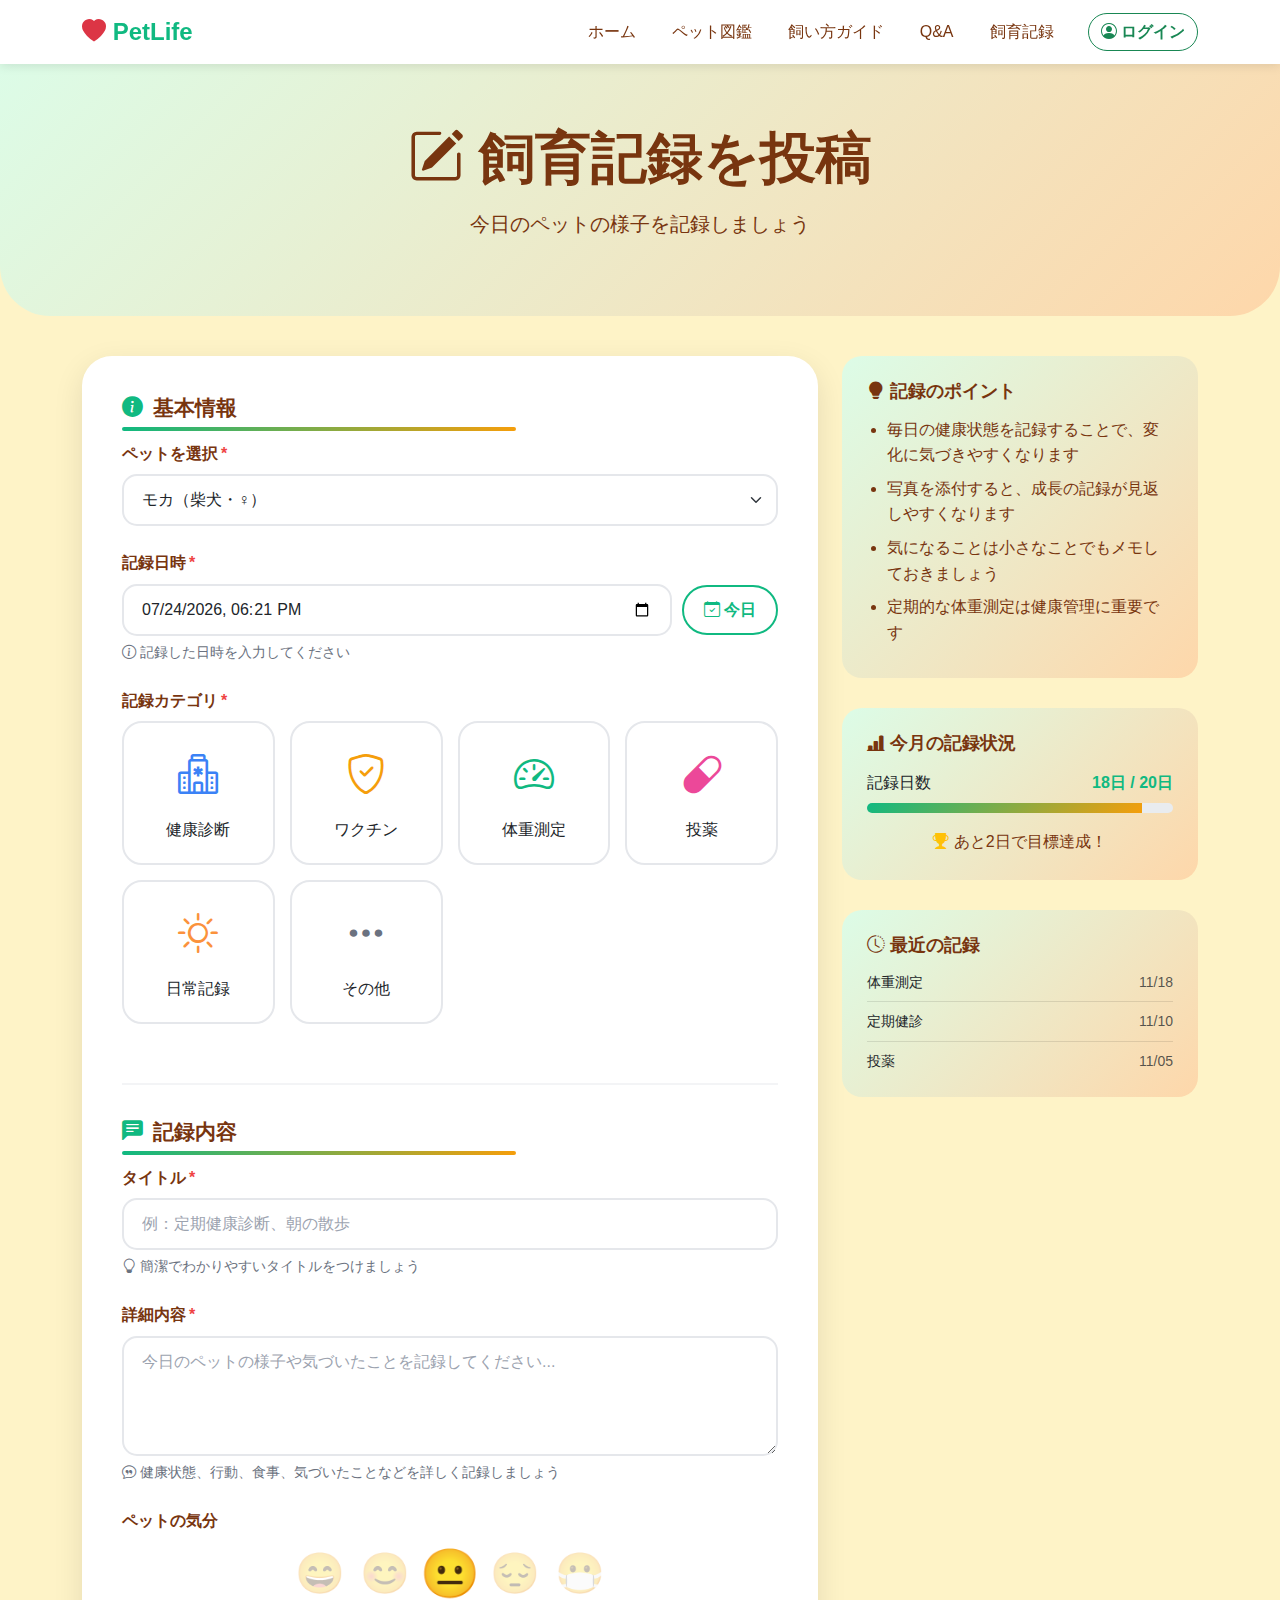
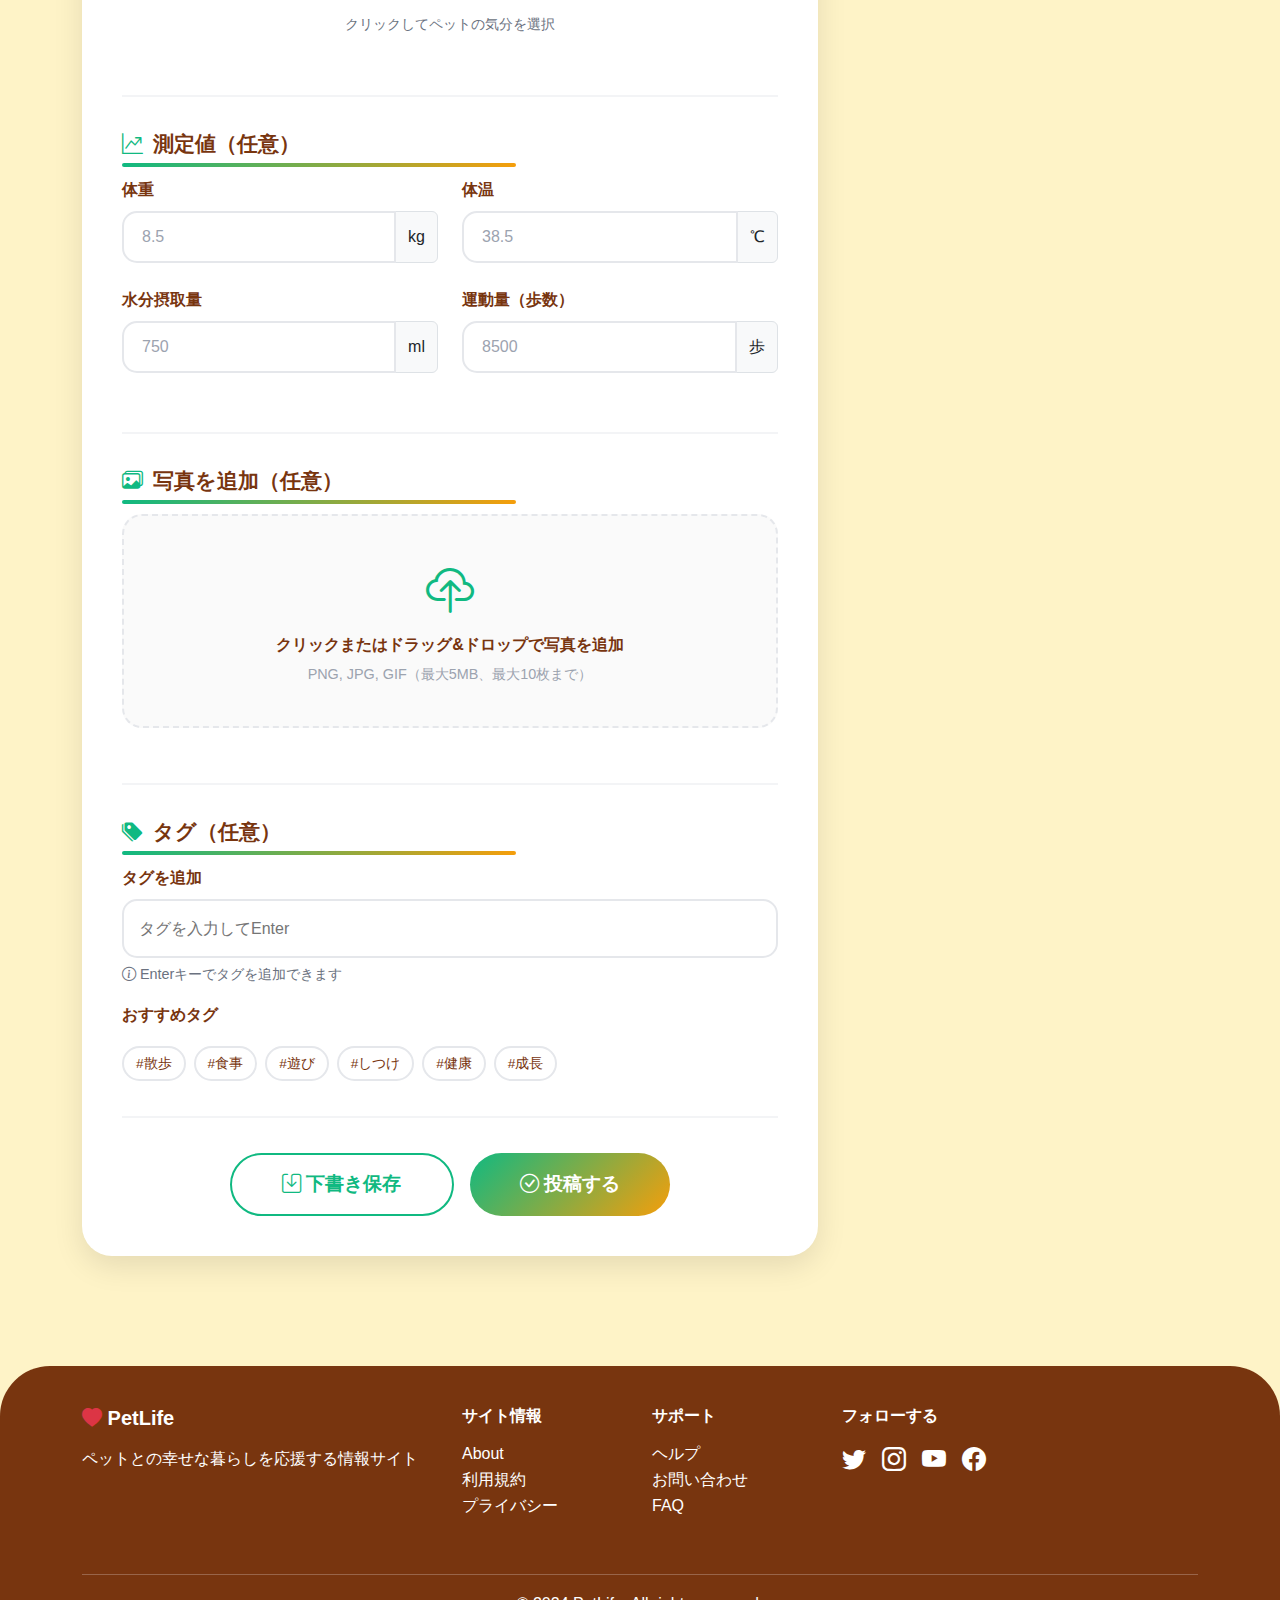
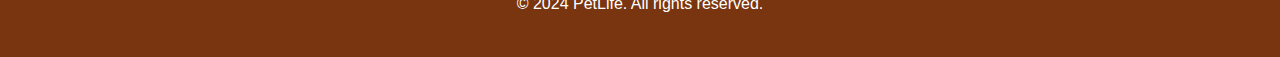
<file: pet-guide-form.html>
<!DOCTYPE html>
<html lang="ja">

<head>
    <meta charset="UTF-8">
    <meta name="viewport" content="width=device-width, initial-scale=1.0">
    <title>PetLife - 飼育記録を投稿</title>
    <link rel="icon" type="image/svg+xml" href="favicon.svg">
    <link href="https://cdn.jsdelivr.net/npm/bootstrap@5.3.0/dist/css/bootstrap.min.css" rel="stylesheet">
    <link rel="stylesheet" href="https://cdn.jsdelivr.net/npm/bootstrap-icons@1.11.0/font/bootstrap-icons.css">
    <link rel="stylesheet" href="assets/css/common.css">
    <style>
        :root {
            --primary-color: #10b981;
            --secondary-color: #f59e0b;
            --accent-color: #fb923c;
            --brown-color: #78350f;
        }

        body {
            font-family: 'Segoe UI', Tahoma, Geneva, Verdana, sans-serif;
            background-color: #fef3c7;
        }

        .navbar {
            background-color: white;
            box-shadow: 0 2px 10px rgba(0, 0, 0, 0.1);
        }

        .navbar-brand {
            font-weight: bold;
            color: var(--primary-color) !important;
            font-size: 1.5rem;
        }

        .nav-link {
            color: var(--brown-color) !important;
            font-weight: 500;
            margin: 0 10px;
        }

        .nav-link:hover,
        .nav-link.active {
            color: var(--primary-color) !important;
        }

        .page-header {
            background: linear-gradient(135deg, #dcfce7 0%, #fed7aa 100%);
            padding: 60px 0;
            border-radius: 0 0 50px 50px;
            margin-bottom: 40px;
        }

        .form-container {
            background: white;
            border-radius: 30px;
            padding: 40px;
            box-shadow: 0 10px 30px rgba(0, 0, 0, 0.1);
            margin-bottom: 30px;
        }

        .form-section {
            margin-bottom: 35px;
            padding-bottom: 35px;
            border-bottom: 2px solid #f3f4f6;
        }

        .form-section:last-child {
            border-bottom: none;
            margin-bottom: 0;
            padding-bottom: 0;
        }

        .section-title {
            color: var(--brown-color);
            font-weight: 700;
            font-size: 1.3rem;
            margin-bottom: 20px;
            display: flex;
            align-items: center;
            gap: 10px;
        }

        .section-title i {
            color: var(--primary-color);
        }

        .form-label {
            font-weight: 600;
            color: var(--brown-color);
            margin-bottom: 8px;
        }

        .required-mark {
            color: #ef4444;
            margin-left: 3px;
        }

        .form-control,
        .form-select {
            border: 2px solid #e5e7eb;
            border-radius: 15px;
            padding: 12px 18px;
            transition: all 0.3s ease;
        }

        .form-control:focus,
        .form-select:focus {
            border-color: var(--primary-color);
            box-shadow: 0 0 0 0.2rem rgba(16, 185, 129, 0.15);
        }

        .form-control::placeholder {
            color: #9ca3af;
        }

        textarea.form-control {
            min-height: 120px;
            resize: vertical;
        }

        .category-options {
            display: grid;
            grid-template-columns: repeat(auto-fit, minmax(150px, 1fr));
            gap: 15px;
        }

        .category-option {
            position: relative;
        }

        .category-option input[type="radio"] {
            position: absolute;
            opacity: 0;
        }

        .category-label {
            display: flex;
            flex-direction: column;
            align-items: center;
            justify-content: center;
            padding: 20px;
            border: 2px solid #e5e7eb;
            border-radius: 20px;
            cursor: pointer;
            transition: all 0.3s ease;
            background: white;
            text-align: center;
        }

        .category-label i {
            font-size: 2.5rem;
            margin-bottom: 10px;
        }

        .category-label:hover {
            border-color: var(--primary-color);
            background: rgba(16, 185, 129, 0.05);
        }

        .category-option input[type="radio"]:checked+.category-label {
            border-color: var(--primary-color);
            background: linear-gradient(135deg, #dcfce7, #fed7aa);
            font-weight: 700;
        }

        .file-upload-area {
            border: 2px dashed #e5e7eb;
            border-radius: 20px;
            padding: 40px;
            text-align: center;
            cursor: pointer;
            transition: all 0.3s ease;
            background: #fafafa;
        }

        .file-upload-area:hover {
            border-color: var(--primary-color);
            background: rgba(16, 185, 129, 0.05);
        }

        .file-upload-area i {
            font-size: 3rem;
            color: var(--primary-color);
            margin-bottom: 15px;
        }

        .upload-text {
            color: var(--brown-color);
            font-weight: 600;
            margin-bottom: 5px;
        }

        .upload-hint {
            color: #9ca3af;
            font-size: 0.9rem;
        }

        .image-preview-container {
            display: flex;
            gap: 15px;
            flex-wrap: wrap;
            margin-top: 20px;
        }

        .image-preview {
            position: relative;
            width: 120px;
            height: 120px;
            border-radius: 15px;
            overflow: hidden;
            box-shadow: 0 5px 15px rgba(0, 0, 0, 0.1);
        }

        .image-preview img {
            width: 100%;
            height: 100%;
            object-fit: cover;
        }

        .image-preview .remove-btn {
            position: absolute;
            top: 5px;
            right: 5px;
            background: rgba(239, 68, 68, 0.9);
            color: white;
            border: none;
            border-radius: 50%;
            width: 30px;
            height: 30px;
            display: flex;
            align-items: center;
            justify-content: center;
            cursor: pointer;
            transition: all 0.3s ease;
        }

        .image-preview .remove-btn:hover {
            background: #dc2626;
        }

        .date-input-group {
            display: flex;
            gap: 10px;
            align-items: center;
        }

        .date-input-group input {
            flex: 1;
        }

        .quick-date-btn {
            padding: 10px 20px;
            border: 2px solid var(--primary-color);
            background: white;
            color: var(--primary-color);
            border-radius: 50px;
            font-weight: 600;
            transition: all 0.3s ease;
            white-space: nowrap;
        }

        .quick-date-btn:hover {
            background: var(--primary-color);
            color: white;
        }

        .btn-submit {
            background: linear-gradient(135deg, var(--primary-color), var(--secondary-color));
            border: none;
            color: white;
            padding: 15px 50px;
            border-radius: 50px;
            font-weight: bold;
            font-size: 1.2rem;
            transition: all 0.3s ease;
        }

        .btn-submit:hover {
            transform: translateY(-3px);
            box-shadow: 0 10px 25px rgba(16, 185, 129, 0.3);
        }

        .btn-draft {
            background: white;
            border: 2px solid var(--primary-color);
            color: var(--primary-color);
            padding: 15px 50px;
            border-radius: 50px;
            font-weight: bold;
            font-size: 1.2rem;
            transition: all 0.3s ease;
        }

        .btn-draft:hover {
            background: rgba(16, 185, 129, 0.1);
        }

        .help-text {
            color: #6b7280;
            font-size: 0.9rem;
            margin-top: 5px;
        }

        .info-card {
            background: linear-gradient(135deg, #dcfce7, #fed7aa);
            border-radius: 20px;
            padding: 25px;
            margin-bottom: 30px;
        }

        .info-card-title {
            font-weight: 700;
            color: var(--brown-color);
            margin-bottom: 15px;
            font-size: 1.1rem;
        }

        .info-card ul {
            margin-bottom: 0;
            padding-left: 20px;
        }

        .info-card li {
            color: var(--brown-color);
            margin-bottom: 8px;
        }

        footer {
            background-color: var(--brown-color);
            color: white;
            padding: 40px 0;
            margin-top: 80px;
            border-radius: 50px 50px 0 0;
        }

        /* Toast通知スタイル */
        .toast-container {
            position: fixed;
            top: 80px;
            right: 20px;
            z-index: 9999;
        }

        .toast-custom {
            background: white;
            border-radius: 20px;
            box-shadow: 0 10px 30px rgba(0, 0, 0, 0.2);
            border: none;
            min-width: 350px;
        }

        .toast-custom .toast-header {
            background: linear-gradient(135deg, var(--primary-color), var(--secondary-color));
            color: white;
            border-radius: 20px 20px 0 0;
            border: none;
            padding: 15px 20px;
        }

        .toast-custom .toast-body {
            padding: 20px;
            color: var(--brown-color);
        }

        .mood-selector {
            display: flex;
            gap: 15px;
            justify-content: center;
        }

        .mood-option {
            cursor: pointer;
            font-size: 2.5rem;
            opacity: 0.3;
            transition: all 0.3s ease;
        }

        .mood-option:hover,
        .mood-option.active {
            opacity: 1;
            transform: scale(1.2);
        }

        .tag-input-container {
            display: flex;
            flex-wrap: wrap;
            gap: 8px;
            padding: 10px;
            border: 2px solid #e5e7eb;
            border-radius: 15px;
            min-height: 50px;
        }

        .tag-item {
            background: linear-gradient(135deg, var(--primary-color), var(--secondary-color));
            color: white;
            padding: 6px 15px;
            border-radius: 50px;
            display: flex;
            align-items: center;
            gap: 8px;
            font-size: 0.9rem;
            font-weight: 600;
        }

        .tag-item .remove-tag {
            cursor: pointer;
            background: rgba(255, 255, 255, 0.3);
            border-radius: 50%;
            width: 18px;
            height: 18px;
            display: flex;
            align-items: center;
            justify-content: center;
            font-size: 0.8rem;
        }

        .tag-item .remove-tag:hover {
            background: rgba(255, 255, 255, 0.5);
        }

        .tag-input-field {
            flex: 1;
            border: none;
            outline: none;
            min-width: 100px;
            padding: 5px;
        }

        .suggested-tags {
            display: flex;
            gap: 8px;
            flex-wrap: wrap;
            margin-top: 10px;
        }

        .suggested-tag {
            background: white;
            border: 2px solid #e5e7eb;
            color: var(--brown-color);
            padding: 5px 12px;
            border-radius: 50px;
            font-size: 0.85rem;
            cursor: pointer;
            transition: all 0.3s ease;
        }

        .suggested-tag:hover {
            border-color: var(--primary-color);
            background: rgba(16, 185, 129, 0.1);
        }
    </style>
</head>

<body>
    <!-- ナビゲーションバー -->
    <nav class="navbar navbar-expand-lg navbar-light sticky-top">
        <div class="container">
            <a class="navbar-brand" href="index.html">
                <i class="bi bi-heart-fill text-danger"></i> PetLife
            </a>
            <button class="navbar-toggler" type="button" data-bs-toggle="collapse" data-bs-target="#navbarNav">
                <span class="navbar-toggler-icon"></span>
            </button>
            <div class="collapse navbar-collapse" id="navbarNav">
                <ul class="navbar-nav ms-auto">
                    <li class="nav-item">
                        <a class="nav-link" href="index.html">ホーム</a>
                    </li>
                    <li class="nav-item">
                        <a class="nav-link" href="pet-guide-list.html">ペット図鑑</a>
                    </li>
                    <li class="nav-item">
                        <a class="nav-link" href="pet-care-guide.html">飼い方ガイド</a>
                    </li>
                    <li class="nav-item">
                        <a class="nav-link" href="pet-guide-qa.html">Q&A</a>
                    </li>
                    <li class="nav-item">
                        <a class="nav-link active" href="pet-guide-record.html">飼育記録</a>
                    </li>
                </ul>
                <a href="login.html" class="btn btn-outline-success ms-3 rounded-pill fw-bold">
                    <i class="bi bi-person-circle"></i> ログイン
                </a>
            </div>
        </div>
    </nav>

    <!-- ページヘッダー -->
    <div class="page-header">
        <div class="container">
            <div class="text-center">
                <h1 class="display-4 fw-bold mb-3" style="color: var(--brown-color);">
                    <i class="bi bi-pencil-square"></i> 飼育記録を投稿
                </h1>
                <p class="lead" style="color: var(--brown-color);">
                    今日のペットの様子を記録しましょう
                </p>
            </div>
        </div>
    </div>

    <div class="container">
        <div class="row">
            <!-- フォーム -->
            <div class="col-lg-8">
                <div class="form-container">
                    <form id="recordForm">
                        <!-- 基本情報 -->
                        <div class="form-section">
                            <h3 class="section-title">
                                <i class="bi bi-info-circle-fill"></i>
                                基本情報
                            </h3>

                            <div class="mb-4">
                                <label class="form-label">ペットを選択<span class="required-mark">*</span></label>
                                <select class="form-select" required>
                                    <option value="">選択してください</option>
                                    <option value="moca" selected>モカ（柴犬・♀）</option>
                                    <option value="maru">マル（アメリカンショートヘア・♂）</option>
                                    <option value="hana">ハナ（ミニチュアダックス・♀）</option>
                                </select>
                            </div>

                            <div class="mb-4">
                                <label class="form-label">記録日時<span class="required-mark">*</span></label>
                                <div class="date-input-group">
                                    <input type="datetime-local" class="form-control" id="recordDate" required>
                                    <button type="button" class="quick-date-btn" onclick="setToday()">
                                        <i class="bi bi-calendar-check"></i> 今日
                                    </button>
                                </div>
                                <div class="help-text">
                                    <i class="bi bi-info-circle"></i> 記録した日時を入力してください
                                </div>
                            </div>

                            <div class="mb-4">
                                <label class="form-label">記録カテゴリ<span class="required-mark">*</span></label>
                                <div class="category-options">
                                    <div class="category-option">
                                        <input type="radio" name="category" id="cat-checkup" value="checkup" required>
                                        <label for="cat-checkup" class="category-label">
                                            <i class="bi bi-hospital" style="color: #3b82f6;"></i>
                                            <span>健康診断</span>
                                        </label>
                                    </div>
                                    <div class="category-option">
                                        <input type="radio" name="category" id="cat-vaccine" value="vaccine">
                                        <label for="cat-vaccine" class="category-label">
                                            <i class="bi bi-shield-check" style="color: #f59e0b;"></i>
                                            <span>ワクチン</span>
                                        </label>
                                    </div>
                                    <div class="category-option">
                                        <input type="radio" name="category" id="cat-weight" value="weight">
                                        <label for="cat-weight" class="category-label">
                                            <i class="bi bi-speedometer2" style="color: #10b981;"></i>
                                            <span>体重測定</span>
                                        </label>
                                    </div>
                                    <div class="category-option">
                                        <input type="radio" name="category" id="cat-medication" value="medication">
                                        <label for="cat-medication" class="category-label">
                                            <i class="bi bi-capsule" style="color: #ec4899;"></i>
                                            <span>投薬</span>
                                        </label>
                                    </div>
                                    <div class="category-option">
                                        <input type="radio" name="category" id="cat-daily" value="daily">
                                        <label for="cat-daily" class="category-label">
                                            <i class="bi bi-sun" style="color: #fb923c;"></i>
                                            <span>日常記録</span>
                                        </label>
                                    </div>
                                    <div class="category-option">
                                        <input type="radio" name="category" id="cat-other" value="other">
                                        <label for="cat-other" class="category-label">
                                            <i class="bi bi-three-dots" style="color: #6b7280;"></i>
                                            <span>その他</span>
                                        </label>
                                    </div>
                                </div>
                            </div>
                        </div>

                        <!-- 記録内容 -->
                        <div class="form-section">
                            <h3 class="section-title">
                                <i class="bi bi-chat-left-text-fill"></i>
                                記録内容
                            </h3>

                            <div class="mb-4">
                                <label class="form-label">タイトル<span class="required-mark">*</span></label>
                                <input type="text" class="form-control" placeholder="例：定期健康診断、朝の散歩" required>
                                <div class="help-text">
                                    <i class="bi bi-lightbulb"></i> 簡潔でわかりやすいタイトルをつけましょう
                                </div>
                            </div>

                            <div class="mb-4">
                                <label class="form-label">詳細内容<span class="required-mark">*</span></label>
                                <textarea class="form-control" placeholder="今日のペットの様子や気づいたことを記録してください..."
                                    required></textarea>
                                <div class="help-text">
                                    <i class="bi bi-chat-quote"></i> 健康状態、行動、食事、気づいたことなどを詳しく記録しましょう
                                </div>
                            </div>

                            <div class="mb-4">
                                <label class="form-label">ペットの気分</label>
                                <div class="mood-selector">
                                    <span class="mood-option" data-mood="very-happy" title="とても元気">😄</span>
                                    <span class="mood-option" data-mood="happy" title="元気">😊</span>
                                    <span class="mood-option active" data-mood="normal" title="普通">😐</span>
                                    <span class="mood-option" data-mood="tired" title="疲れ気味">😔</span>
                                    <span class="mood-option" data-mood="sick" title="体調不良">😷</span>
                                </div>
                                <div class="help-text text-center mt-2">
                                    クリックしてペットの気分を選択
                                </div>
                            </div>
                        </div>

                        <!-- 測定値 -->
                        <div class="form-section">
                            <h3 class="section-title">
                                <i class="bi bi-graph-up-arrow"></i>
                                測定値（任意）
                            </h3>

                            <div class="row">
                                <div class="col-md-6 mb-4">
                                    <label class="form-label">体重</label>
                                    <div class="input-group">
                                        <input type="number" class="form-control" placeholder="8.5" step="0.1">
                                        <span class="input-group-text">kg</span>
                                    </div>
                                </div>
                                <div class="col-md-6 mb-4">
                                    <label class="form-label">体温</label>
                                    <div class="input-group">
                                        <input type="number" class="form-control" placeholder="38.5" step="0.1">
                                        <span class="input-group-text">℃</span>
                                    </div>
                                </div>
                                <div class="col-md-6 mb-4">
                                    <label class="form-label">水分摂取量</label>
                                    <div class="input-group">
                                        <input type="number" class="form-control" placeholder="750">
                                        <span class="input-group-text">ml</span>
                                    </div>
                                </div>
                                <div class="col-md-6 mb-4">
                                    <label class="form-label">運動量（歩数）</label>
                                    <div class="input-group">
                                        <input type="number" class="form-control" placeholder="8500">
                                        <span class="input-group-text">歩</span>
                                    </div>
                                </div>
                            </div>
                        </div>

                        <!-- 写真アップロード -->
                        <div class="form-section">
                            <h3 class="section-title">
                                <i class="bi bi-images"></i>
                                写真を追加（任意）
                            </h3>

                            <div class="file-upload-area" onclick="document.getElementById('fileInput').click()">
                                <i class="bi bi-cloud-upload"></i>
                                <div class="upload-text">クリックまたはドラッグ&ドロップで写真を追加</div>
                                <div class="upload-hint">PNG, JPG, GIF（最大5MB、最大10枚まで）</div>
                                <input type="file" id="fileInput" multiple accept="image/*" style="display: none;"
                                    onchange="previewImages(event)">
                            </div>

                            <div class="image-preview-container" id="imagePreviewContainer">
                                <!-- プレビュー画像がここに表示されます -->
                            </div>
                        </div>

                        <!-- タグ -->
                        <div class="form-section">
                            <h3 class="section-title">
                                <i class="bi bi-tags-fill"></i>
                                タグ（任意）
                            </h3>

                            <div class="mb-3">
                                <label class="form-label">タグを追加</label>
                                <div class="tag-input-container" id="tagContainer">
                                    <input type="text" class="tag-input-field" id="tagInput" placeholder="タグを入力してEnter">
                                </div>
                                <div class="help-text">
                                    <i class="bi bi-info-circle"></i> Enterキーでタグを追加できます
                                </div>
                            </div>

                            <div>
                                <label class="form-label">おすすめタグ</label>
                                <div class="suggested-tags">
                                    <span class="suggested-tag" onclick="addTag('散歩')">#散歩</span>
                                    <span class="suggested-tag" onclick="addTag('食事')">#食事</span>
                                    <span class="suggested-tag" onclick="addTag('遊び')">#遊び</span>
                                    <span class="suggested-tag" onclick="addTag('しつけ')">#しつけ</span>
                                    <span class="suggested-tag" onclick="addTag('健康')">#健康</span>
                                    <span class="suggested-tag" onclick="addTag('成長')">#成長</span>
                                </div>
                            </div>
                        </div>

                        <!-- ボタン -->
                        <div class="text-center mt-4">
                            <div class="d-flex gap-3 justify-content-center flex-wrap">
                                <button type="button" class="btn btn-draft" onclick="saveDraft()">
                                    <i class="bi bi-save"></i> 下書き保存
                                </button>
                                <button type="submit" class="btn btn-submit">
                                    <i class="bi bi-check-circle"></i> 投稿する
                                </button>
                            </div>
                        </div>
                    </form>
                </div>
            </div>

            <!-- サイドバー -->
            <div class="col-lg-4">
                <div class="info-card">
                    <h5 class="info-card-title">
                        <i class="bi bi-lightbulb-fill"></i> 記録のポイント
                    </h5>
                    <ul>
                        <li>毎日の健康状態を記録することで、変化に気づきやすくなります</li>
                        <li>写真を添付すると、成長の記録が見返しやすくなります</li>
                        <li>気になることは小さなことでもメモしておきましょう</li>
                        <li>定期的な体重測定は健康管理に重要です</li>
                    </ul>
                </div>

                <div class="info-card">
                    <h5 class="info-card-title">
                        <i class="bi bi-bar-chart-line-fill"></i> 今月の記録状況
                    </h5>
                    <div class="mb-3">
                        <div class="d-flex justify-content-between mb-2">
                            <span>記録日数</span>
                            <strong style="color: var(--primary-color);">18日 / 20日</strong>
                        </div>
                        <div class="progress" style="height: 10px; border-radius: 10px;">
                            <div class="progress-bar"
                                style="width: 90%; background: linear-gradient(135deg, var(--primary-color), var(--secondary-color));">
                            </div>
                        </div>
                    </div>
                    <div class="text-center mt-3">
                        <p class="mb-0" style="color: var(--brown-color);">
                            <i class="bi bi-trophy-fill text-warning"></i>
                            あと2日で目標達成！
                        </p>
                    </div>
                </div>

                <div class="info-card">
                    <h5 class="info-card-title">
                        <i class="bi bi-clock-history"></i> 最近の記録
                    </h5>
                    <div class="small">
                        <div class="d-flex justify-content-between mb-2 pb-2"
                            style="border-bottom: 1px solid rgba(0,0,0,0.1);">
                            <span>体重測定</span>
                            <span class="text-muted">11/18</span>
                        </div>
                        <div class="d-flex justify-content-between mb-2 pb-2"
                            style="border-bottom: 1px solid rgba(0,0,0,0.1);">
                            <span>定期健診</span>
                            <span class="text-muted">11/10</span>
                        </div>
                        <div class="d-flex justify-content-between">
                            <span>投薬</span>
                            <span class="text-muted">11/05</span>
                        </div>
                    </div>
                </div>
            </div>
        </div>
    </div>

    <!-- Toast通知 -->
    <div class="toast-container">
        <div class="toast toast-custom" id="successToast" role="alert">
            <div class="toast-header">
                <i class="bi bi-check-circle-fill me-2"></i>
                <strong class="me-auto">投稿完了</strong>
                <button type="button" class="btn-close btn-close-white" data-bs-dismiss="toast"></button>
            </div>
            <div class="toast-body">
                <i class="bi bi-party-popper"></i> 飼育記録が正常に投稿されました！
            </div>
        </div>

        <div class="toast toast-custom" id="draftToast" role="alert">
            <div class="toast-header" style="background: linear-gradient(135deg, #3b82f6, #06b6d4);">
                <i class="bi bi-save-fill me-2"></i>
                <strong class="me-auto">下書き保存</strong>
                <button type="button" class="btn-close btn-close-white" data-bs-dismiss="toast"></button>
            </div>
            <div class="toast-body">
                <i class="bi bi-bookmark-check"></i> 下書きとして保存されました。後で編集できます。
            </div>
        </div>

        <div class="toast toast-custom" id="errorToast" role="alert">
            <div class="toast-header" style="background: linear-gradient(135deg, #ef4444, #dc2626);">
                <i class="bi bi-exclamation-triangle-fill me-2"></i>
                <strong class="me-auto">エラー</strong>
                <button type="button" class="btn-close btn-close-white" data-bs-dismiss="toast"></button>
            </div>
            <div class="toast-body">
                必須項目を入力してください。
            </div>
        </div>
    </div>

    <!-- フッター -->
    <footer>
        <div class="container">
            <div class="row">
                <div class="col-md-4 mb-4">
                    <h5 class="fw-bold mb-3">
                        <i class="bi bi-heart-fill text-danger"></i> PetLife
                    </h5>
                    <p>ペットとの幸せな暮らしを応援する情報サイト</p>
                </div>
                <div class="col-md-2 mb-4">
                    <h6 class="fw-bold mb-3">サイト情報</h6>
                    <ul class="list-unstyled">
                        <li><a href="#" class="text-white text-decoration-none">About</a></li>
                        <li><a href="#" class="text-white text-decoration-none">利用規約</a></li>
                        <li><a href="#" class="text-white text-decoration-none">プライバシー</a></li>
                    </ul>
                </div>
                <div class="col-md-2 mb-4">
                    <h6 class="fw-bold mb-3">サポート</h6>
                    <ul class="list-unstyled">
                        <li><a href="#" class="text-white text-decoration-none">ヘルプ</a></li>
                        <li><a href="#" class="text-white text-decoration-none">お問い合わせ</a></li>
                        <li><a href="#" class="text-white text-decoration-none">FAQ</a></li>
                    </ul>
                </div>
                <div class="col-md-4 mb-4">
                    <h6 class="fw-bold mb-3">フォローする</h6>
                    <div class="d-flex gap-3">
                        <a href="#" class="text-white fs-4"><i class="bi bi-twitter"></i></a>
                        <a href="#" class="text-white fs-4"><i class="bi bi-instagram"></i></a>
                        <a href="#" class="text-white fs-4"><i class="bi bi-youtube"></i></a>
                        <a href="#" class="text-white fs-4"><i class="bi bi-facebook"></i></a>
                    </div>
                </div>
            </div>
            <hr class="border-light">
            <p class="text-center mb-0">&copy; 2024 PetLife. All rights reserved.</p>
        </div>
    </footer>

    <script src="https://cdn.jsdelivr.net/npm/bootstrap@5.3.0/dist/js/bootstrap.bundle.min.js"></script>
    <script src="assets/js/common.js"></script>
    <script>
        // 今日の日時を設定
        function setToday() {
            const now = new Date();
            const year = now.getFullYear();
            const month = String(now.getMonth() + 1).padStart(2, '0');
            const day = String(now.getDate()).padStart(2, '0');
            const hours = String(now.getHours()).padStart(2, '0');
            const minutes = String(now.getMinutes()).padStart(2, '0');
            const dateTimeString = `${year}-${month}-${day}T${hours}:${minutes}`;
            document.getElementById('recordDate').value = dateTimeString;
        }

        // ページ読み込み時に今日の日時を設定
        window.addEventListener('DOMContentLoaded', setToday);

        // 気分セレクター
        document.querySelectorAll('.mood-option').forEach(option => {
            option.addEventListener('click', function () {
                document.querySelectorAll('.mood-option').forEach(opt => opt.classList.remove('active'));
                this.classList.add('active');
            });
        });

        // 画像プレビュー
        let selectedFiles = [];

        function previewImages(event) {
            const files = Array.from(event.target.files);
            const container = document.getElementById('imagePreviewContainer');

            files.forEach((file, index) => {
                if (selectedFiles.length >= 10) {
                    alert('最大10枚まで選択できます');
                    return;
                }

                if (file.size > 5 * 1024 * 1024) {
                    alert('ファイルサイズは5MB以下にしてください');
                    return;
                }

                selectedFiles.push(file);
                const reader = new FileReader();

                reader.onload = function (e) {
                    const preview = document.createElement('div');
                    preview.className = 'image-preview';
                    preview.innerHTML = `
                        <img src="${e.target.result}" alt="プレビュー">
                        <button class="remove-btn" onclick="removeImage(${selectedFiles.length - 1})">
                            <i class="bi bi-x"></i>
                        </button>
                    `;
                    container.appendChild(preview);
                };

                reader.readAsDataURL(file);
            });
        }

        function removeImage(index) {
            selectedFiles.splice(index, 1);
            const container = document.getElementById('imagePreviewContainer');
            container.innerHTML = '';

            selectedFiles.forEach((file, idx) => {
                const reader = new FileReader();
                reader.onload = function (e) {
                    const preview = document.createElement('div');
                    preview.className = 'image-preview';
                    preview.innerHTML = `
                        <img src="${e.target.result}" alt="プレビュー">
                        <button class="remove-btn" onclick="removeImage(${idx})">
                            <i class="bi bi-x"></i>
                        </button>
                    `;
                    container.appendChild(preview);
                };
                reader.readAsDataURL(file);
            });
        }

        // タグ機能
        let tags = [];

        function addTag(tagText) {
            if (!tagText || tagText.trim() === '') return;

            if (tags.includes(tagText)) {
                alert('このタグは既に追加されています');
                return;
            }

            if (tags.length >= 10) {
                alert('タグは最大10個まで追加できます');
                return;
            }

            tags.push(tagText);
            renderTags();
        }

        function removeTag(index) {
            tags.splice(index, 1);
            renderTags();
        }

        function renderTags() {
            const container = document.getElementById('tagContainer');
            const input = document.getElementById('tagInput');

            container.innerHTML = '';

            tags.forEach((tag, index) => {
                const tagElement = document.createElement('div');
                tagElement.className = 'tag-item';
                tagElement.innerHTML = `
                    <span>${tag}</span>
                    <span class="remove-tag" onclick="removeTag(${index})">×</span>
                `;
                container.appendChild(tagElement);
            });

            const newInput = input.cloneNode(true);
            container.appendChild(newInput);

            newInput.addEventListener('keypress', function (e) {
                if (e.key === 'Enter') {
                    e.preventDefault();
                    const value = this.value.trim();
                    if (value) {
                        addTag(value);
                        this.value = '';
                    }
                }
            });
        }

        // 初期化
        document.getElementById('tagInput').addEventListener('keypress', function (e) {
            if (e.key === 'Enter') {
                e.preventDefault();
                const value = this.value.trim();
                if (value) {
                    addTag(value);
                    this.value = '';
                }
            }
        });

        // フォーム送信
        document.getElementById('recordForm').addEventListener('submit', function (e) {
            e.preventDefault();

            // バリデーション
            const form = e.target;
            if (!form.checkValidity()) {
                form.classList.add('was-validated');
                showToast('errorToast');
                return;
            }

            // 成功トースト表示
            showToast('successToast');

            // フォームリセット（オプション）
            setTimeout(() => {
                form.reset();
                tags = [];
                selectedFiles = [];
                document.getElementById('imagePreviewContainer').innerHTML = '';
                document.getElementById('tagContainer').innerHTML = '<input type="text" class="tag-input-field" id="tagInput" placeholder="タグを入力してEnter">';
                document.querySelectorAll('.mood-option').forEach(opt => opt.classList.remove('active'));
                document.querySelector('.mood-option[data-mood="normal"]').classList.add('active');
                setToday();
            }, 2000);
        });

        // 下書き保存
        function saveDraft() {
            showToast('draftToast');
        }

        // Toast表示関数
        function showToast(toastId) {
            const toastElement = document.getElementById(toastId);
            const toast = new bootstrap.Toast(toastElement, {
                autohide: true,
                delay: 5000
            });
            toast.show();
        }

        // ドラッグ&ドロップ機能
        const uploadArea = document.querySelector('.file-upload-area');

        uploadArea.addEventListener('dragover', (e) => {
            e.preventDefault();
            uploadArea.style.borderColor = 'var(--primary-color)';
            uploadArea.style.background = 'rgba(16, 185, 129, 0.05)';
        });

        uploadArea.addEventListener('dragleave', () => {
            uploadArea.style.borderColor = '#e5e7eb';
            uploadArea.style.background = '#fafafa';
        });

        uploadArea.addEventListener('drop', (e) => {
            e.preventDefault();
            uploadArea.style.borderColor = '#e5e7eb';
            uploadArea.style.background = '#fafafa';

            const files = e.dataTransfer.files;
            const fileInput = document.getElementById('fileInput');
            fileInput.files = files;

            const event = new Event('change', { bubbles: true });
            fileInput.dispatchEvent(event);
        });
    </script>
</body>

</html>
</file>
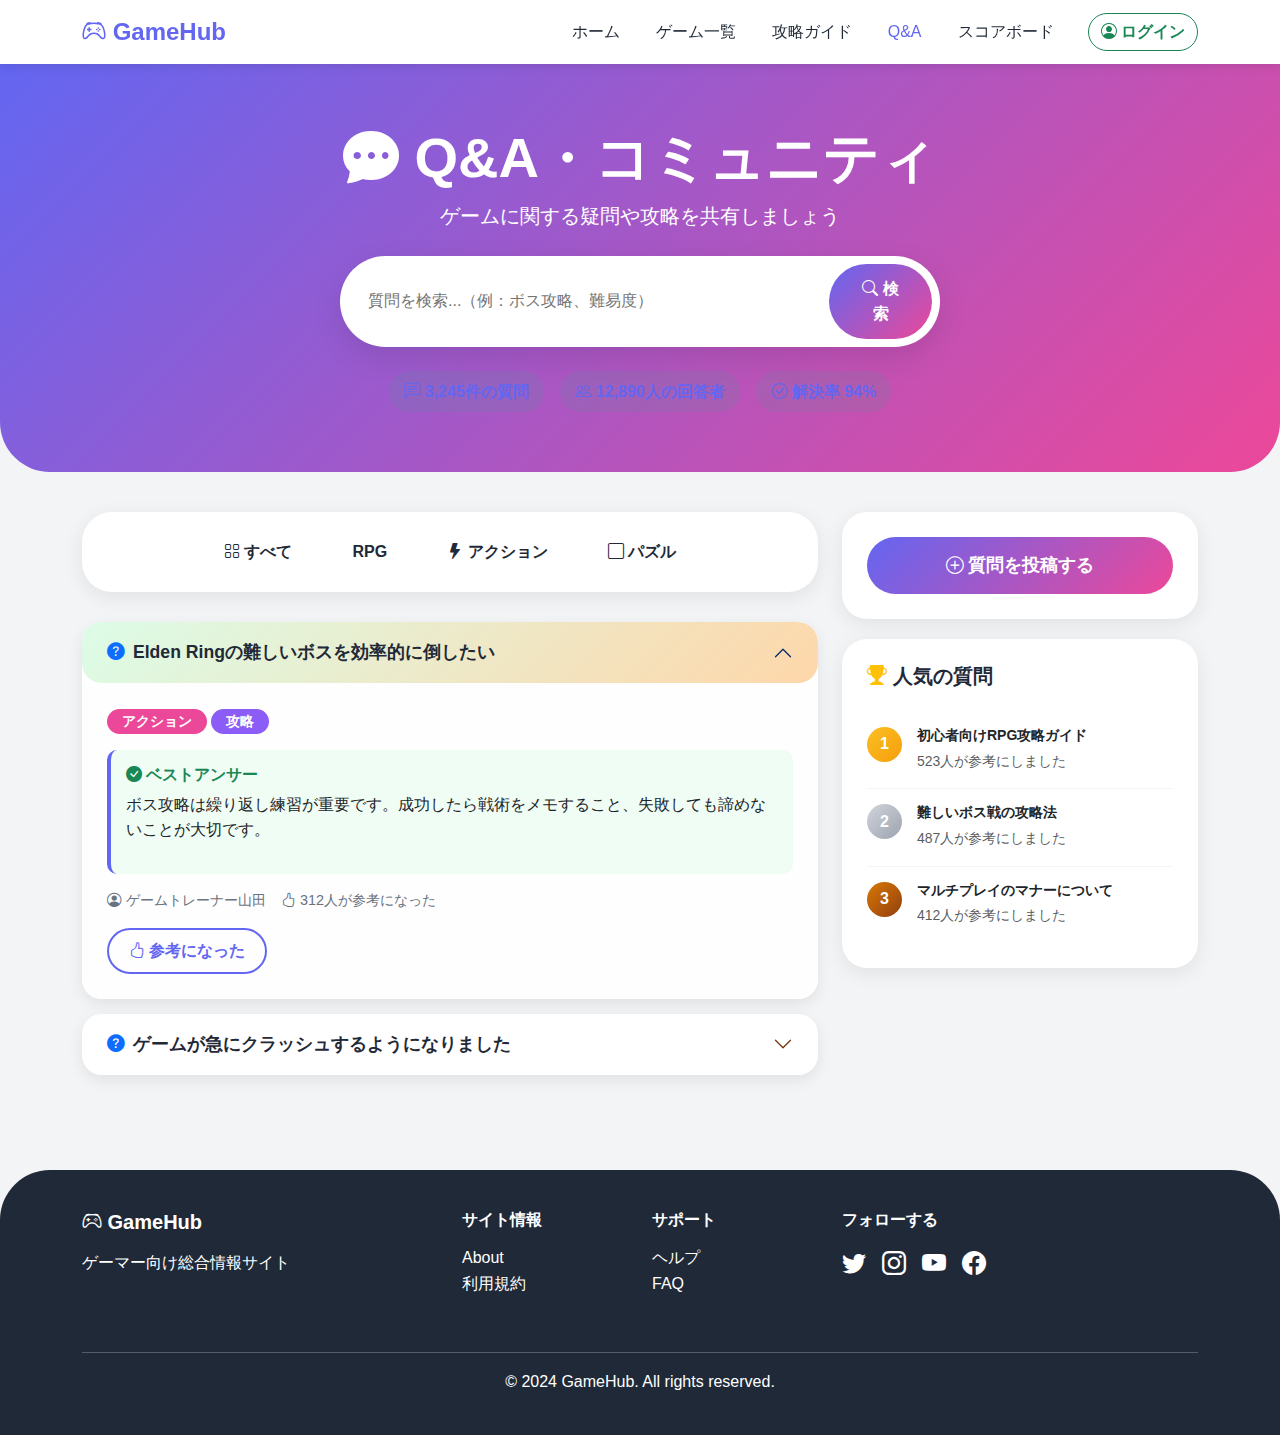
<file: pet-guide-qa.html>
<!DOCTYPE html>
<html lang="ja">

<head>
    <meta charset="UTF-8">
    <meta name="viewport" content="width=device-width, initial-scale=1.0">
    <title>GameHub - コミュニティ</title>
    <link rel="icon" type="image/svg+xml" href="favicon.svg">
    <link href="https://cdn.jsdelivr.net/npm/bootstrap@5.3.0/dist/css/bootstrap.min.css" rel="stylesheet">
    <link rel="stylesheet" href="https://cdn.jsdelivr.net/npm/bootstrap-icons@1.11.0/font/bootstrap-icons.css">
    <link rel="stylesheet" href="assets/css/common.css">
    <style>
        :root {
            --primary-color: #6366f1;
            --secondary-color: #ec4899;
            --accent-color: #f59e0b;
            --brown-color: #1f2937;
        }

        body {
            font-family: 'Segoe UI', Tahoma, Geneva, Verdana, sans-serif;
            background-color: #f3f4f6;
        }

        .navbar {
            background-color: white;
            box-shadow: 0 2px 10px rgba(0, 0, 0, 0.1);
        }

        .navbar-brand {
            font-weight: bold;
            color: var(--primary-color) !important;
            font-size: 1.5rem;
        }

        .nav-link {
            color: var(--brown-color) !important;
            font-weight: 500;
            margin: 0 10px;
        }

        .nav-link:hover,
        .nav-link.active {
            color: var(--primary-color) !important;
        }

        .page-header {
            background: linear-gradient(135deg, #6366f1 0%, #ec4899 100%);
            padding: 60px 0;
            border-radius: 0 0 50px 50px;
            margin-bottom: 40px;
        }

        .search-box {
            background: white;
            border-radius: 50px;
            box-shadow: 0 10px 30px rgba(0, 0, 0, 0.1);
            padding: 8px;
            max-width: 600px;
            margin: 0 auto;
        }

        .search-box input {
            border: none;
            padding: 12px 20px;
            border-radius: 50px;
            width: 100%;
        }

        .search-box input:focus {
            outline: none;
        }

        .search-box button {
            background: linear-gradient(135deg, var(--primary-color), var(--secondary-color));
            border: none;
            color: white;
            padding: 12px 30px;
            border-radius: 50px;
            font-weight: bold;
        }

        .category-tabs {
            background: white;
            border-radius: 30px;
            padding: 10px;
            box-shadow: 0 5px 20px rgba(0, 0, 0, 0.08);
            margin-bottom: 30px;
        }

        .category-tabs .nav-link {
            border-radius: 25px;
            padding: 12px 25px;
            color: var(--brown-color);
            font-weight: 600;
            margin: 5px;
            transition: all 0.3s ease;
        }

        .category-tabs .nav-link:hover {
            background-color: rgba(16, 185, 129, 0.1);
        }

        .category-tabs .nav-link.active {
            background: linear-gradient(135deg, var(--primary-color), var(--secondary-color));
            color: white !important;
        }

        .accordion-item {
            background: white;
            border: none;
            border-radius: 20px !important;
            margin-bottom: 15px;
            overflow: hidden;
            box-shadow: 0 5px 15px rgba(0, 0, 0, 0.08);
        }

        .accordion-button {
            background-color: white;
            color: var(--brown-color);
            font-weight: 600;
            font-size: 1.1rem;
            padding: 20px 25px;
            border-radius: 20px !important;
        }

        .accordion-button:not(.collapsed) {
            background: linear-gradient(135deg, #dcfce7, #fed7aa);
            color: var(--brown-color);
            box-shadow: none;
        }

        .accordion-button:focus {
            box-shadow: none;
            border: none;
        }

        .accordion-button::after {
            background-image: url("data:image/svg+xml,%3csvg xmlns='http://www.w3.org/2000/svg' viewBox='0 0 16 16' fill='%2378350f'%3e%3cpath fill-rule='evenodd' d='M1.646 4.646a.5.5 0 0 1 .708 0L8 10.293l5.646-5.647a.5.5 0 0 1 .708.708l-6 6a.5.5 0 0 1-.708 0l-6-6a.5.5 0 0 1 0-.708z'/%3e%3c/svg%3e");
        }

        .accordion-body {
            padding: 25px;
            background-color: #fefefe;
        }

        .question-meta {
            display: flex;
            gap: 15px;
            margin-top: 15px;
            flex-wrap: wrap;
        }

        .meta-item {
            display: flex;
            align-items: center;
            gap: 5px;
            color: #6b7280;
            font-size: 0.9rem;
        }

        .badge-category {
            background: var(--secondary-color);
            color: white;
            padding: 5px 15px;
            border-radius: 50px;
            font-size: 0.85rem;
            font-weight: 600;
        }

        .sidebar-card {
            background: white;
            border-radius: 25px;
            padding: 25px;
            box-shadow: 0 5px 20px rgba(0, 0, 0, 0.08);
            margin-bottom: 20px;
        }

        .ranking-item {
            display: flex;
            align-items: start;
            padding: 15px 0;
            border-bottom: 1px solid #f3f4f6;
        }

        .ranking-item:last-child {
            border-bottom: none;
        }

        .ranking-number {
            width: 35px;
            height: 35px;
            background: linear-gradient(135deg, var(--primary-color), var(--secondary-color));
            border-radius: 50%;
            display: flex;
            align-items: center;
            justify-content: center;
            color: white;
            font-weight: bold;
            flex-shrink: 0;
            margin-right: 15px;
        }

        .ranking-number.gold {
            background: linear-gradient(135deg, #fbbf24, #f59e0b);
        }

        .ranking-number.silver {
            background: linear-gradient(135deg, #d1d5db, #9ca3af);
        }

        .ranking-number.bronze {
            background: linear-gradient(135deg, #d97706, #92400e);
        }

        .btn-post-question {
            background: linear-gradient(135deg, var(--primary-color), var(--secondary-color));
            border: none;
            color: white;
            padding: 15px 40px;
            border-radius: 50px;
            font-weight: bold;
            font-size: 1.1rem;
            width: 100%;
            transition: all 0.3s ease;
        }

        .btn-post-question:hover {
            transform: translateY(-3px);
            box-shadow: 0 10px 25px rgba(16, 185, 129, 0.3);
        }

        .stats-badge {
            display: inline-flex;
            align-items: center;
            gap: 5px;
            background: rgba(16, 185, 129, 0.1);
            color: var(--primary-color);
            padding: 8px 15px;
            border-radius: 50px;
            font-weight: 600;
        }

        footer {
            background-color: var(--brown-color);
            color: white;
            padding: 40px 0;
            margin-top: 80px;
            border-radius: 50px 50px 0 0;
        }

        .answer-highlight {
            background-color: #f0fdf4;
            border-left: 4px solid var(--primary-color);
            padding: 15px;
            border-radius: 10px;
            margin-top: 15px;
        }

        .helpful-btn {
            background-color: transparent;
            border: 2px solid var(--primary-color);
            color: var(--primary-color);
            padding: 8px 20px;
            border-radius: 50px;
            font-weight: 600;
            transition: all 0.3s ease;
        }

        .helpful-btn:hover {
            background-color: var(--primary-color);
            color: white;
        }
    </style>
</head>

<body>
    <nav class="navbar navbar-expand-lg navbar-light sticky-top">
        <div class="container">
            <a class="navbar-brand" href="index.html">
                <i class="bi bi-controller"></i> GameHub
            </a>
            <button class="navbar-toggler" type="button" data-bs-toggle="collapse" data-bs-target="#navbarNav">
                <span class="navbar-toggler-icon"></span>
            </button>
            <div class="collapse navbar-collapse" id="navbarNav">
                <ul class="navbar-nav ms-auto">
                    <li class="nav-item"><a class="nav-link" href="index.html">ホーム</a></li>
                    <li class="nav-item"><a class="nav-link" href="pet-guide-list.html">ゲーム一覧</a></li>
                    <li class="nav-item"><a class="nav-link" href="pet-care-guide.html">攻略ガイド</a></li>
                    <li class="nav-item"><a class="nav-link active" href="pet-guide-qa.html">Q&A</a></li>
                    <li class="nav-item"><a class="nav-link" href="pet-guide-record.html">スコアボード</a></li>
                </ul>
                <a href="login.html" class="btn btn-outline-success ms-3 rounded-pill fw-bold">
                    <i class="bi bi-person-circle"></i> ログイン
                </a>
            </div>
        </div>
    </nav>

    <div class="page-header">
        <div class="container">
            <div class="text-center mb-4">
                <h1 class="display-4 fw-bold" style="color: white;">
                    <i class="bi bi-chat-dots-fill"></i> Q&A・コミュニティ
                </h1>
                <p class="lead" style="color: white;">
                    ゲームに関する疑問や攻略を共有しましょう
                </p>
            </div>

            <div class="search-box">
                <div class="d-flex align-items-center">
                    <input type="text" class="flex-grow-1" placeholder="質問を検索...（例：ボス攻略、難易度）">
                    <button type="button"><i class="bi bi-search"></i> 検索</button>
                </div>
            </div>

            <div class="text-center mt-4">
                <div class="d-flex justify-content-center gap-3 flex-wrap">
                    <span class="stats-badge"><i class="bi bi-chat-left-text"></i> 3,245件の質問</span>
                    <span class="stats-badge"><i class="bi bi-people"></i> 12,890人の回答者</span>
                    <span class="stats-badge"><i class="bi bi-check-circle"></i> 解決率 94%</span>
                </div>
            </div>
        </div>
    </div>

    <div class="container">
        <div class="row">
            <div class="col-lg-8">
                <div class="category-tabs">
                    <ul class="nav nav-pills justify-content-center flex-wrap" id="categoryTabs" role="tablist">
                        <li class="nav-item" role="presentation">
                            <button class="nav-link active" data-bs-toggle="pill" data-bs-target="#all" type="button"
                                role="tab">
                                <i class="bi bi-grid"></i> すべて
                            </button>
                        </li>
                        <li class="nav-item" role="presentation">
                            <button class="nav-link" data-bs-toggle="pill" data-bs-target="#dog" type="button"
                                role="tab">
                                <i class="bi bi-sword"></i> RPG
                            </button>
                        </li>
                        <li class="nav-item" role="presentation">
                            <button class="nav-link" data-bs-toggle="pill" data-bs-target="#cat" type="button"
                                role="tab">
                                <i class="bi bi-lightning-fill"></i> アクション
                            </button>
                        </li>
                        <li class="nav-item" role="presentation">
                            <button class="nav-link" data-bs-toggle="pill" data-bs-target="#health" type="button"
                                role="tab">
                                <i class="bi bi-square"></i> パズル
                            </button>
                        </li>
                    </ul>
                </div>

                <div class="tab-content">
                    <div class="tab-pane fade show active" id="all" role="tabpanel">
                        <div class="accordion" id="faqAccordion">
                            <div class="accordion-item">
                                <h2 class="accordion-header">
                                    <button class="accordion-button" type="button" data-bs-toggle="collapse"
                                        data-bs-target="#faq1">
                                        <i class="bi bi-question-circle-fill text-primary me-2"></i>
                                        Elden Ringの難しいボスを効率的に倒したい
                                    </button>
                                </h2>
                                <div id="faq1" class="accordion-collapse collapse show" data-bs-parent="#faqAccordion">
                                    <div class="accordion-body">
                                        <div class="mb-3">
                                            <span class="badge-category">アクション</span>
                                            <span class="badge-category" style="background: #8b5cf6;">攻略</span>
                                        </div>
                                        <div class="answer-highlight">
                                            <h6 class="fw-bold text-success mb-2">
                                                <i class="bi bi-check-circle-fill"></i> ベストアンサー
                                            </h6>
                                            <p>ボス攻略は繰り返し練習が重要です。成功したら戦術をメモすること、失敗しても諦めないことが大切です。</p>
                                        </div>
                                        <div class="question-meta">
                                            <div class="meta-item">
                                                <i class="bi bi-person-circle"></i><span>ゲームトレーナー山田</span>
                                            </div>
                                            <div class="meta-item">
                                                <i class="bi bi-hand-thumbs-up"></i><span>312人が参考になった</span>
                                            </div>
                                        </div>
                                        <div class="mt-3">
                                            <button class="helpful-btn">
                                                <i class="bi bi-hand-thumbs-up"></i> 参考になった
                                            </button>
                                        </div>
                                    </div>
                                </div>
                            </div>

                            <div class="accordion-item">
                                <h2 class="accordion-header">
                                    <button class="accordion-button collapsed" type="button" data-bs-toggle="collapse"
                                        data-bs-target="#faq2">
                                        <i class="bi bi-question-circle-fill text-primary me-2"></i>
                                        ゲームが急にクラッシュするようになりました
                                    </button>
                                </h2>
                                <div id="faq2" class="accordion-collapse collapse" data-bs-parent="#faqAccordion">
                                    <div class="accordion-body">
                                        <div class="mb-3">
                                            <span class="badge-category" style="background: #fb923c;">技術</span>
                                            <span class="badge-category" style="background: #ef4444;">トラブル</span>
                                        </div>
                                        <div class="answer-highlight">
                                            <h6 class="fw-bold text-success mb-2">
                                                <i class="bi bi-check-circle-fill"></i> ベストアンサー
                                            </h6>
                                            <p>グラフィックドライバーの更新を試してください。それでも解決しない場合はゲームの再インストールをお勧めします。</p>
                                        </div>
                                        <div class="question-meta">
                                            <div class="meta-item">
                                                <i class="bi bi-person-circle"></i><span>テクニカルサポート・田中</span>
                                            </div>
                                            <div class="meta-item">
                                                <i class="bi bi-hand-thumbs-up"></i><span>487人が参考になった</span>
                                            </div>
                                        </div>
                                        <div class="mt-3">
                                            <button class="helpful-btn">
                                                <i class="bi bi-hand-thumbs-up"></i> 参考になった
                                            </button>
                                        </div>
                                    </div>
                                </div>
                            </div>
                        </div>
                    </div>
                </div>
            </div>

            <div class="col-lg-4">
                <div class="sidebar-card">
                    <button class="btn btn-post-question">
                        <i class="bi bi-plus-circle"></i> 質問を投稿する
                    </button>
                </div>

                <div class="sidebar-card">
                    <h5 class="fw-bold mb-4" style="color: var(--brown-color);">
                        <i class="bi bi-trophy-fill text-warning"></i> 人気の質問
                    </h5>
                    <div class="ranking-item">
                        <div class="ranking-number gold">1</div>
                        <div>
                            <h6 class="fw-bold mb-1 small">初心者向けRPG攻略ガイド</h6>
                            <small class="text-muted">523人が参考にしました</small>
                        </div>
                    </div>
                    <div class="ranking-item">
                        <div class="ranking-number silver">2</div>
                        <div>
                            <h6 class="fw-bold mb-1 small">難しいボス戦の攻略法</h6>
                            <small class="text-muted">487人が参考にしました</small>
                        </div>
                    </div>
                    <div class="ranking-item">
                        <div class="ranking-number bronze">3</div>
                        <div>
                            <h6 class="fw-bold mb-1 small">マルチプレイのマナーについて</h6>
                            <small class="text-muted">412人が参考にしました</small>
                        </div>
                    </div>
                </div>
            </div>
        </div>
    </div>

    <footer>
        <div class="container">
            <div class="row">
                <div class="col-md-4 mb-4">
                    <h5 class="fw-bold mb-3">
                        <i class="bi bi-controller"></i> GameHub
                    </h5>
                    <p>ゲーマー向け総合情報サイト</p>
                </div>
                <div class="col-md-2 mb-4">
                    <h6 class="fw-bold mb-3">サイト情報</h6>
                    <ul class="list-unstyled">
                        <li><a href="#" class="text-white text-decoration-none">About</a></li>
                        <li><a href="#" class="text-white text-decoration-none">利用規約</a></li>
                    </ul>
                </div>
                <div class="col-md-2 mb-4">
                    <h6 class="fw-bold mb-3">サポート</h6>
                    <ul class="list-unstyled">
                        <li><a href="#" class="text-white text-decoration-none">ヘルプ</a></li>
                        <li><a href="#" class="text-white text-decoration-none">FAQ</a></li>
                    </ul>
                </div>
                <div class="col-md-4 mb-4">
                    <h6 class="fw-bold mb-3">フォローする</h6>
                    <div class="d-flex gap-3">
                        <a href="#" class="text-white fs-4"><i class="bi bi-twitter"></i></a>
                        <a href="#" class="text-white fs-4"><i class="bi bi-instagram"></i></a>
                        <a href="#" class="text-white fs-4"><i class="bi bi-youtube"></i></a>
                        <a href="#" class="text-white fs-4"><i class="bi bi-facebook"></i></a>
                    </div>
                </div>
            </div>
            <hr class="border-light">
            <p class="text-center mb-0">&copy; 2024 GameHub. All rights reserved.</p>
        </div>
    </footer>

    <script src="https://cdn.jsdelivr.net/npm/bootstrap@5.3.0/dist/js/bootstrap.bundle.min.js"></script>
    <script src="assets/js/common.js"></script>
    <script>
        document.querySelectorAll('.helpful-btn').forEach(button => {
            button.addEventListener('click', function () {
                if (this.innerHTML.includes('参考になった')) {
                    this.innerHTML = '<i class="bi bi-hand-thumbs-up-fill"></i> 参考になりました';
                    this.style.background = 'var(--primary-color)';
                    this.style.color = 'white';
                } else {
                    this.innerHTML = '<i class="bi bi-hand-thumbs-up"></i> 参考になった';
                    this.style.background = 'transparent';
                    this.style.color = 'var(--primary-color)';
                }
            });
        });
    </script>
</body>

</html>
</file>
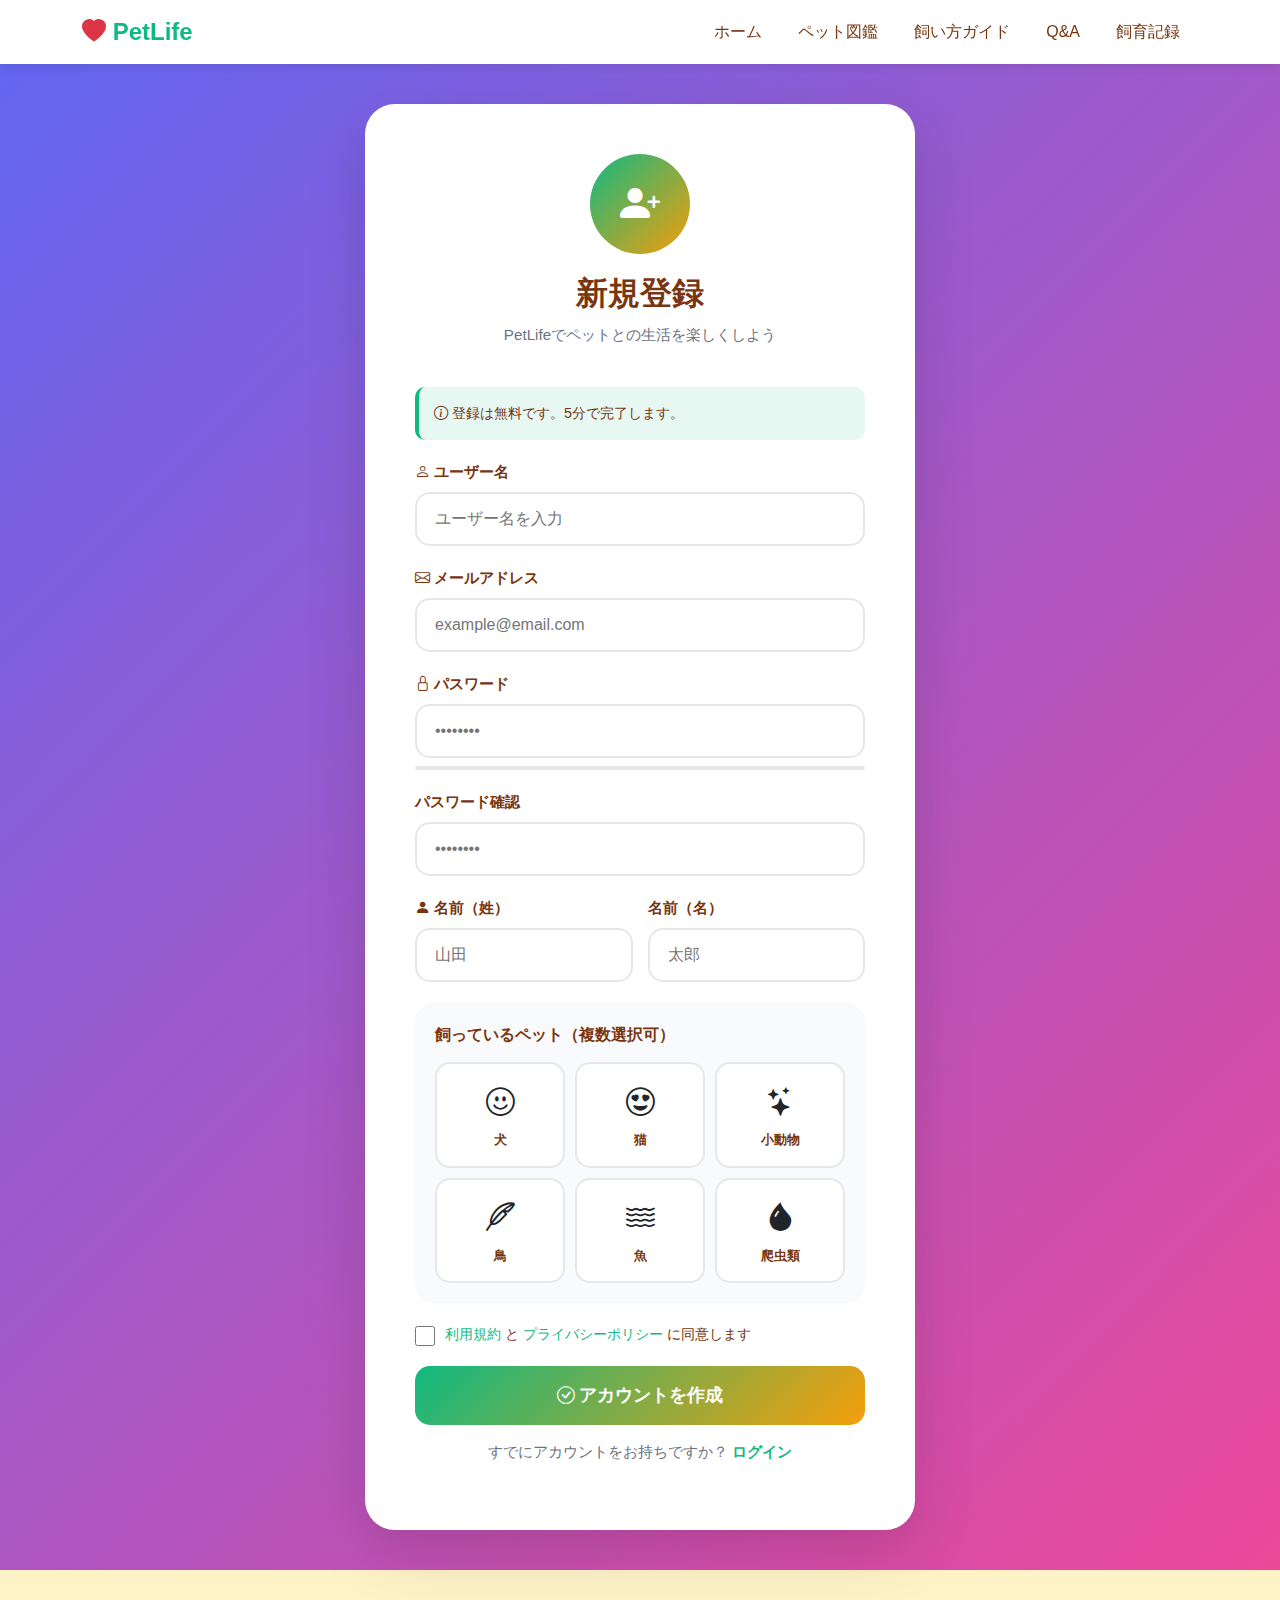
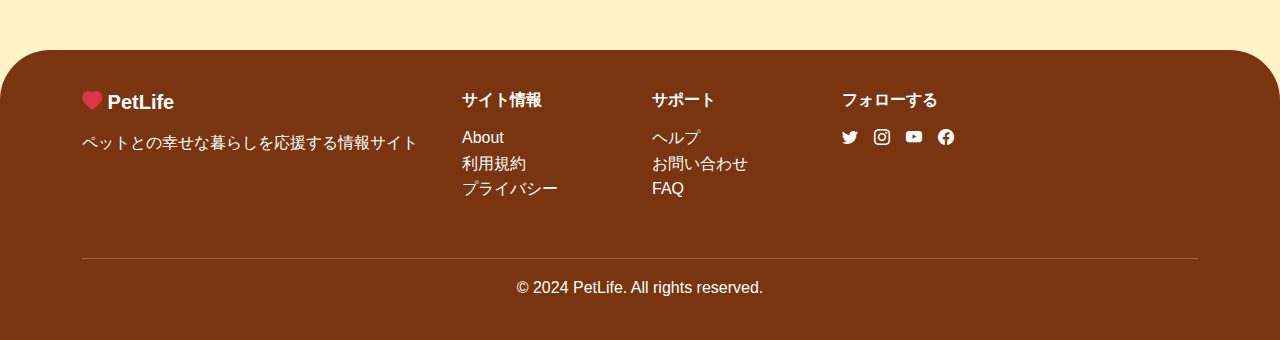
<file: signup.html>
<!DOCTYPE html>
<html lang="ja">
<head>
    <meta charset="UTF-8">
    <meta name="viewport" content="width=device-width, initial-scale=1.0">
    <title>新規登録 - GameHub</title>
    <link rel="icon" type="image/svg+xml" href="favicon.svg">
    <link href="https://cdn.jsdelivr.net/npm/bootstrap@5.3.0/dist/css/bootstrap.min.css" rel="stylesheet">
    <link rel="stylesheet" href="https://cdn.jsdelivr.net/npm/bootstrap-icons@1.11.0/font/bootstrap-icons.css">
    <link rel="stylesheet" href="assets/css/common.css">
    <style>
        .signup-container {
            background: linear-gradient(135deg, #6366f1 0%, #ec4899 100%);
            min-height: 100vh;
            display: flex;
            align-items: center;
            justify-content: center;
            padding: 40px 20px;
        }

        .signup-card {
            background: white;
            border-radius: 30px;
            padding: 50px;
            box-shadow: 0 20px 60px rgba(0, 0, 0, 0.15);
            max-width: 550px;
            width: 100%;
        }

        .signup-header {
            text-align: center;
            margin-bottom: 40px;
        }

        .signup-icon {
            width: 100px;
            height: 100px;
            background: linear-gradient(135deg, var(--primary-color), var(--secondary-color));
            border-radius: 50%;
            display: flex;
            align-items: center;
            justify-content: center;
            font-size: 2.5rem;
            color: white;
            margin: 0 auto 20px;
        }

        .signup-title {
            font-size: 2rem;
            font-weight: bold;
            color: var(--brown-color);
            margin-bottom: 10px;
        }

        .signup-subtitle {
            color: #6b7280;
            font-size: 0.95rem;
        }

        .form-group-signup {
            margin-bottom: 20px;
        }

        .form-label-signup {
            font-weight: 600;
            color: var(--brown-color);
            margin-bottom: 8px;
            display: block;
            font-size: 0.95rem;
        }

        .form-control-signup {
            border: 2px solid #e5e7eb;
            border-radius: 15px;
            padding: 12px 18px;
            font-size: 1rem;
            transition: all 0.3s ease;
            width: 100%;
        }

        .form-control-signup:focus {
            border-color: var(--primary-color);
            box-shadow: 0 0 0 0.2rem rgba(16, 185, 129, 0.15);
        }

        .form-row-signup {
            display: grid;
            grid-template-columns: 1fr 1fr;
            gap: 15px;
        }

        .pet-selection {
            background: #f9fafb;
            border-radius: 20px;
            padding: 20px;
            margin-bottom: 20px;
        }

        .pet-selection-title {
            font-weight: 600;
            color: var(--brown-color);
            margin-bottom: 15px;
            display: block;
        }

        .pet-options {
            display: grid;
            grid-template-columns: repeat(auto-fit, minmax(100px, 1fr));
            gap: 10px;
        }

        .pet-option {
            position: relative;
        }

        .pet-option input[type="checkbox"] {
            position: absolute;
            opacity: 0;
        }

        .pet-option-label {
            display: flex;
            flex-direction: column;
            align-items: center;
            justify-content: center;
            padding: 15px;
            border: 2px solid #e5e7eb;
            border-radius: 15px;
            cursor: pointer;
            transition: all 0.3s ease;
            background: white;
            text-align: center;
        }

        .pet-option-label i {
            font-size: 1.8rem;
            margin-bottom: 5px;
        }

        .pet-option-label span {
            font-size: 0.8rem;
            font-weight: 600;
            color: var(--brown-color);
        }

        .pet-option input[type="checkbox"]:checked + .pet-option-label {
            border-color: var(--primary-color);
            background: linear-gradient(135deg, #dcfce7, #fed7aa);
        }

        .terms-checkbox {
            display: flex;
            align-items: flex-start;
            margin-bottom: 20px;
        }

        .terms-checkbox input[type="checkbox"] {
            margin-right: 10px;
            margin-top: 3px;
            width: 20px;
            height: 20px;
            cursor: pointer;
        }

        .terms-checkbox-label {
            cursor: pointer;
            color: var(--brown-color);
            font-size: 0.9rem;
            margin: 0;
        }

        .terms-checkbox-label a {
            color: var(--primary-color);
            text-decoration: none;
        }

        .terms-checkbox-label a:hover {
            text-decoration: underline;
        }

        .btn-signup {
            width: 100%;
            background: linear-gradient(135deg, var(--primary-color), var(--secondary-color));
            border: none;
            color: white;
            padding: 15px;
            border-radius: 15px;
            font-weight: bold;
            font-size: 1.1rem;
            transition: all 0.3s ease;
            margin-bottom: 15px;
        }

        .btn-signup:hover {
            transform: translateY(-3px);
            box-shadow: 0 10px 25px rgba(16, 185, 129, 0.3);
            color: white;
        }

        .signup-footer {
            text-align: center;
            color: #6b7280;
            font-size: 0.95rem;
        }

        .signup-footer a {
            color: var(--primary-color);
            text-decoration: none;
            font-weight: 600;
        }

        .signup-footer a:hover {
            text-decoration: underline;
        }

        .password-strength {
            margin-top: 8px;
            height: 4px;
            border-radius: 10px;
            background: #e5e7eb;
            overflow: hidden;
        }

        .password-strength-bar {
            height: 100%;
            width: 0%;
            background: #ef4444;
            transition: all 0.3s ease;
        }

        .password-strength-bar.good {
            background: #f59e0b;
            width: 50%;
        }

        .password-strength-bar.strong {
            background: #10b981;
            width: 100%;
        }

        .info-box {
            background: rgba(16, 185, 129, 0.1);
            border-left: 4px solid var(--primary-color);
            border-radius: 10px;
            padding: 15px;
            margin-bottom: 20px;
        }

        .info-box-text {
            color: var(--brown-color);
            font-size: 0.9rem;
            margin: 0;
        }
    </style>
</head>
<body>
    <!-- ナビゲーションバー -->
    <nav class="navbar navbar-expand-lg navbar-light sticky-top">
        <div class="container">
            <a class="navbar-brand" href="index.html">
                <i class="bi bi-heart-fill text-danger"></i> PetLife
            </a>
            <button class="navbar-toggler" type="button" data-bs-toggle="collapse" data-bs-target="#navbarNav">
                <span class="navbar-toggler-icon"></span>
            </button>
            <div class="collapse navbar-collapse" id="navbarNav">
                <ul class="navbar-nav ms-auto">
                    <li class="nav-item">
                        <a class="nav-link" href="index.html">ホーム</a>
                    </li>
                    <li class="nav-item">
                        <a class="nav-link" href="pet-guide-list.html">ペット図鑑</a>
                    </li>
                    <li class="nav-item">
                        <a class="nav-link" href="pet-care-guide.html">飼い方ガイド</a>
                    </li>
                    <li class="nav-item">
                        <a class="nav-link" href="pet-guide-qa.html">Q&A</a>
                    </li>
                    <li class="nav-item">
                        <a class="nav-link" href="pet-guide-record.html">飼育記録</a>
                    </li>
                </ul>
            </div>
        </div>
    </nav>

    <!-- 新規登録コンテナ -->
    <div class="signup-container">
        <div class="signup-card">
            <!-- ヘッダー -->
            <div class="signup-header">
                <div class="signup-icon">
                    <i class="bi bi-person-plus-fill"></i>
                </div>
                <h1 class="signup-title">新規登録</h1>
                <p class="signup-subtitle">PetLifeでペットとの生活を楽しくしよう</p>
            </div>

            <!-- 情報ボックス -->
            <div class="info-box">
                <p class="info-box-text">
                    <i class="bi bi-info-circle"></i> 登録は無料です。5分で完了します。
                </p>
            </div>

            <!-- サインアップフォーム -->
            <form id="signupForm">
                <!-- ユーザー名 -->
                <div class="form-group-signup">
                    <label class="form-label-signup">
                        <i class="bi bi-person"></i> ユーザー名
                    </label>
                    <input type="text" class="form-control-signup" placeholder="ユーザー名を入力" required>
                </div>

                <!-- メールアドレス -->
                <div class="form-group-signup">
                    <label class="form-label-signup">
                        <i class="bi bi-envelope"></i> メールアドレス
                    </label>
                    <input type="email" class="form-control-signup" placeholder="example@email.com" required>
                </div>

                <!-- パスワード -->
                <div class="form-group-signup">
                    <label class="form-label-signup">
                        <i class="bi bi-lock"></i> パスワード
                    </label>
                    <input type="password" id="password" class="form-control-signup" placeholder="••••••••" required>
                    <div class="password-strength">
                        <div class="password-strength-bar" id="strengthBar"></div>
                    </div>
                </div>

                <!-- パスワード確認 -->
                <div class="form-group-signup">
                    <label class="form-label-signup">
                        <i class="bi bi-lock-check"></i> パスワード確認
                    </label>
                    <input type="password" id="passwordConfirm" class="form-control-signup" placeholder="••••••••" required>
                </div>

                <!-- 名前（2列） -->
                <div class="form-row-signup">
                    <div class="form-group-signup">
                        <label class="form-label-signup">
                            <i class="bi bi-person-fill"></i> 名前（姓）
                        </label>
                        <input type="text" class="form-control-signup" placeholder="山田" required>
                    </div>
                    <div class="form-group-signup">
                        <label class="form-label-signup">
                            名前（名）
                        </label>
                        <input type="text" class="form-control-signup" placeholder="太郎" required>
                    </div>
                </div>

                <!-- ペットの種類選択 -->
                <div class="pet-selection">
                    <label class="pet-selection-title">
                        <i class="bi bi-paw"></i> 飼っているペット（複数選択可）
                    </label>
                    <div class="pet-options">
                        <div class="pet-option">
                            <input type="checkbox" id="pet1" name="pets">
                            <label class="pet-option-label" for="pet1">
                                <i class="bi bi-emoji-smile"></i>
                                <span>犬</span>
                            </label>
                        </div>
                        <div class="pet-option">
                            <input type="checkbox" id="pet2" name="pets">
                            <label class="pet-option-label" for="pet2">
                                <i class="bi bi-emoji-heart-eyes"></i>
                                <span>猫</span>
                            </label>
                        </div>
                        <div class="pet-option">
                            <input type="checkbox" id="pet3" name="pets">
                            <label class="pet-option-label" for="pet3">
                                <i class="bi bi-stars"></i>
                                <span>小動物</span>
                            </label>
                        </div>
                        <div class="pet-option">
                            <input type="checkbox" id="pet4" name="pets">
                            <label class="pet-option-label" for="pet4">
                                <i class="bi bi-feather"></i>
                                <span>鳥</span>
                            </label>
                        </div>
                        <div class="pet-option">
                            <input type="checkbox" id="pet5" name="pets">
                            <label class="pet-option-label" for="pet5">
                                <i class="bi bi-water"></i>
                                <span>魚</span>
                            </label>
                        </div>
                        <div class="pet-option">
                            <input type="checkbox" id="pet6" name="pets">
                            <label class="pet-option-label" for="pet6">
                                <i class="bi bi-droplet-fill"></i>
                                <span>爬虫類</span>
                            </label>
                        </div>
                    </div>
                </div>

                <!-- 利用規約同意 -->
                <div class="terms-checkbox">
                    <input type="checkbox" id="terms" required>
                    <label class="terms-checkbox-label" for="terms">
                        <a href="#">利用規約</a> と <a href="#">プライバシーポリシー</a> に同意します
                    </label>
                </div>

                <!-- 登録ボタン -->
                <button type="submit" class="btn-signup">
                    <i class="bi bi-check-circle"></i> アカウントを作成
                </button>
            </form>

            <!-- ログインへのリンク -->
            <div class="signup-footer">
                <p>すでにアカウントをお持ちですか？
                    <a href="login.html">ログイン</a>
                </p>
            </div>
        </div>
    </div>

    <!-- フッター -->
    <footer>
        <div class="container">
            <div class="row">
                <div class="col-md-4 mb-4">
                    <h5 class="fw-bold mb-3">
                        <i class="bi bi-heart-fill text-danger"></i> PetLife
                    </h5>
                    <p>ペットとの幸せな暮らしを応援する情報サイト</p>
                </div>
                <div class="col-md-2 mb-4">
                    <h6 class="fw-bold mb-3">サイト情報</h6>
                    <ul class="list-unstyled">
                        <li><a href="#">About</a></li>
                        <li><a href="#">利用規約</a></li>
                        <li><a href="#">プライバシー</a></li>
                    </ul>
                </div>
                <div class="col-md-2 mb-4">
                    <h6 class="fw-bold mb-3">サポート</h6>
                    <ul class="list-unstyled">
                        <li><a href="#">ヘルプ</a></li>
                        <li><a href="#">お問い合わせ</a></li>
                        <li><a href="#">FAQ</a></li>
                    </ul>
                </div>
                <div class="col-md-4 mb-4">
                    <h6 class="fw-bold mb-3">フォローする</h6>
                    <div class="d-flex gap-3">
                        <a href="#"><i class="bi bi-twitter"></i></a>
                        <a href="#"><i class="bi bi-instagram"></i></a>
                        <a href="#"><i class="bi bi-youtube"></i></a>
                        <a href="#"><i class="bi bi-facebook"></i></a>
                    </div>
                </div>
            </div>
            <hr class="border-light">
            <p class="text-center mb-0">&copy; 2024 PetLife. All rights reserved.</p>
        </div>
    </footer>

    <script src="https://cdn.jsdelivr.net/npm/bootstrap@5.3.0/dist/js/bootstrap.bundle.min.js"></script>
    <script src="assets/js/common.js"></script>
    <script>
        // パスワード強度チェック
        document.getElementById('password').addEventListener('input', function () {
            const strength = this.value.length;
            const bar = document.getElementById('strengthBar');
            if (strength < 6) {
                bar.className = 'password-strength-bar';
            } else if (strength < 10) {
                bar.className = 'password-strength-bar good';
            } else {
                bar.className = 'password-strength-bar strong';
            }
        });

        // サインアップフォーム送信
        document.getElementById('signupForm').addEventListener('submit', function (e) {
            e.preventDefault();
            const password = document.getElementById('password').value;
            const confirm = document.getElementById('passwordConfirm').value;

            if (password !== confirm) {
                showError('パスワードが一致しません');
                return;
            }

            showSuccess('登録完了しました！ログインしてください。');
            setTimeout(() => {
                window.location.href = 'login.html';
            }, 2000);
        });
    </script>
</body>
</html>
</file>
<file: assets/css/common.css>
/* ========================================
   共通スタイル - PetLife
   ======================================== */

/* カラー変数 */
:root {
    --primary-color: #10b981;
    --secondary-color: #f59e0b;
    --accent-color: #fb923c;
    --brown-color: #78350f;
}

/* ========================================
   基本スタイル
   ======================================== */
* {
    margin: 0;
    padding: 0;
    box-sizing: border-box;
}

body {
    font-family: 'Segoe UI', Tahoma, Geneva, Verdana, sans-serif;
    background-color: #fef3c7;
    line-height: 1.6;
}

/* ========================================
   ナビゲーションバー
   ======================================== */
.navbar {
    background-color: white;
    box-shadow: 0 2px 10px rgba(0, 0, 0, 0.1);
}

.navbar-brand {
    font-weight: bold;
    color: var(--primary-color) !important;
    font-size: 1.5rem;
    transition: all 0.3s ease;
}

.navbar-brand:hover {
    transform: scale(1.05);
}

.nav-link {
    color: var(--brown-color) !important;
    font-weight: 500;
    margin: 0 10px;
    transition: color 0.3s ease;
}

.nav-link:hover,
.nav-link.active {
    color: var(--primary-color) !important;
}

/* ========================================
   ページヘッダー
   ======================================== */
.page-header {
    background: linear-gradient(135deg, #dcfce7 0%, #fed7aa 100%);
    padding: 60px 0;
    border-radius: 0 0 50px 50px;
    margin-bottom: 40px;
}

/* ========================================
   カード共通スタイル
   ======================================== */
.card-base {
    background: white;
    border-radius: 20px;
    box-shadow: 0 5px 20px rgba(0, 0, 0, 0.08);
    transition: all 0.3s ease;
}

.card-base:hover {
    transform: translateY(-5px);
    box-shadow: 0 10px 30px rgba(0, 0, 0, 0.12);
}

.pet-card {
    background: white;
    border-radius: 30px;
    padding: 30px;
    box-shadow: 0 10px 30px rgba(0, 0, 0, 0.1);
    transition: all 0.3s ease;
    height: 100%;
    border: 3px solid transparent;
}

.pet-card:hover {
    transform: translateY(-10px);
    box-shadow: 0 20px 40px rgba(0, 0, 0, 0.15);
    border-color: var(--primary-color);
}

/* ========================================
   アイコン
   ======================================== */
.feature-icon {
    width: 80px;
    height: 80px;
    background: rgba(16, 185, 129, 0.1);
    border-radius: 50%;
    display: flex;
    align-items: center;
    justify-content: center;
    font-size: 2.5rem;
    color: var(--primary-color);
    margin: 0 auto 20px;
}

.pet-icon {
    width: 100px;
    height: 100px;
    background: linear-gradient(135deg, var(--primary-color), var(--secondary-color));
    border-radius: 50%;
    display: flex;
    align-items: center;
    justify-content: center;
    font-size: 3rem;
    margin: 0 auto 20px;
    color: white;
}

/* ========================================
   ボタン
   ======================================== */
.btn-primary-custom {
    background: linear-gradient(135deg, var(--primary-color), var(--secondary-color));
    border: none;
    color: white;
    padding: 15px 40px;
    border-radius: 50px;
    font-weight: bold;
    font-size: 1.1rem;
    transition: all 0.3s ease;
}

.btn-primary-custom:hover {
    transform: translateY(-3px);
    box-shadow: 0 10px 25px rgba(16, 185, 129, 0.3);
    color: white;
    text-decoration: none;
}

/* ========================================
   バッジ・ラベル
   ======================================== */
.category-badge {
    background: var(--secondary-color);
    color: white;
    padding: 8px 20px;
    border-radius: 50px;
    font-weight: bold;
    display: inline-block;
    margin-bottom: 15px;
}

.badge-category {
    background: var(--secondary-color);
    color: white;
    padding: 5px 15px;
    border-radius: 50px;
    font-size: 0.85rem;
    font-weight: 600;
}

/* ========================================
   セクションタイトル
   ======================================== */
.section-title {
    position: relative;
    display: inline-block;
    margin-bottom: 40px;
}

.section-title::after {
    content: '';
    position: absolute;
    bottom: -10px;
    left: 0;
    width: 60%;
    height: 4px;
    background: linear-gradient(90deg, var(--primary-color), var(--secondary-color));
    border-radius: 2px;
}

/* ========================================
   フッター
   ======================================== */
footer {
    background-color: var(--brown-color);
    color: white;
    padding: 40px 0;
    margin-top: 80px;
    border-radius: 50px 50px 0 0;
}

footer a {
    color: white;
    text-decoration: none;
    transition: opacity 0.3s ease;
}

footer a:hover {
    opacity: 0.8;
}

/* ========================================
   アコーディオン
   ======================================== */
.accordion-item {
    background: white;
    border: none;
    border-radius: 20px !important;
    margin-bottom: 15px;
    overflow: hidden;
    box-shadow: 0 5px 15px rgba(0, 0, 0, 0.08);
}

.accordion-button {
    background-color: white;
    color: var(--brown-color);
    font-weight: 600;
    padding: 20px 25px;
    border-radius: 20px !important;
}

.accordion-button:not(.collapsed) {
    background: linear-gradient(135deg, #dcfce7, #fed7aa);
    color: var(--brown-color);
    box-shadow: none;
}

.accordion-button:focus {
    box-shadow: none;
    border: none;
}

.accordion-body {
    padding: 25px;
    background-color: #fefefe;
}

/* ========================================
   フォーム
   ======================================== */
.form-control,
.form-select {
    border: 2px solid #e5e7eb;
    border-radius: 15px;
    padding: 12px 18px;
    transition: all 0.3s ease;
}

.form-control:focus,
.form-select:focus {
    border-color: var(--primary-color);
    box-shadow: 0 0 0 0.2rem rgba(16, 185, 129, 0.15);
}

.form-control::placeholder {
    color: #9ca3af;
}

.form-label {
    font-weight: 600;
    color: var(--brown-color);
    margin-bottom: 8px;
}

/* ========================================
   レスポンシブ
   ======================================== */
@media (max-width: 768px) {
    .section-title::after {
        width: 100%;
    }

    .page-header {
        padding: 40px 0;
    }

    .feature-icon {
        width: 60px;
        height: 60px;
        font-size: 2rem;
    }

    .pet-icon {
        width: 80px;
        height: 80px;
        font-size: 2.5rem;
    }
}

/* ========================================
   ユーティリティ
   ======================================== */
.text-primary-custom {
    color: var(--primary-color) !important;
}

.text-brown {
    color: var(--brown-color) !important;
}

.bg-gradient-primary {
    background: linear-gradient(135deg, var(--primary-color), var(--secondary-color)) !important;
}
</file>
